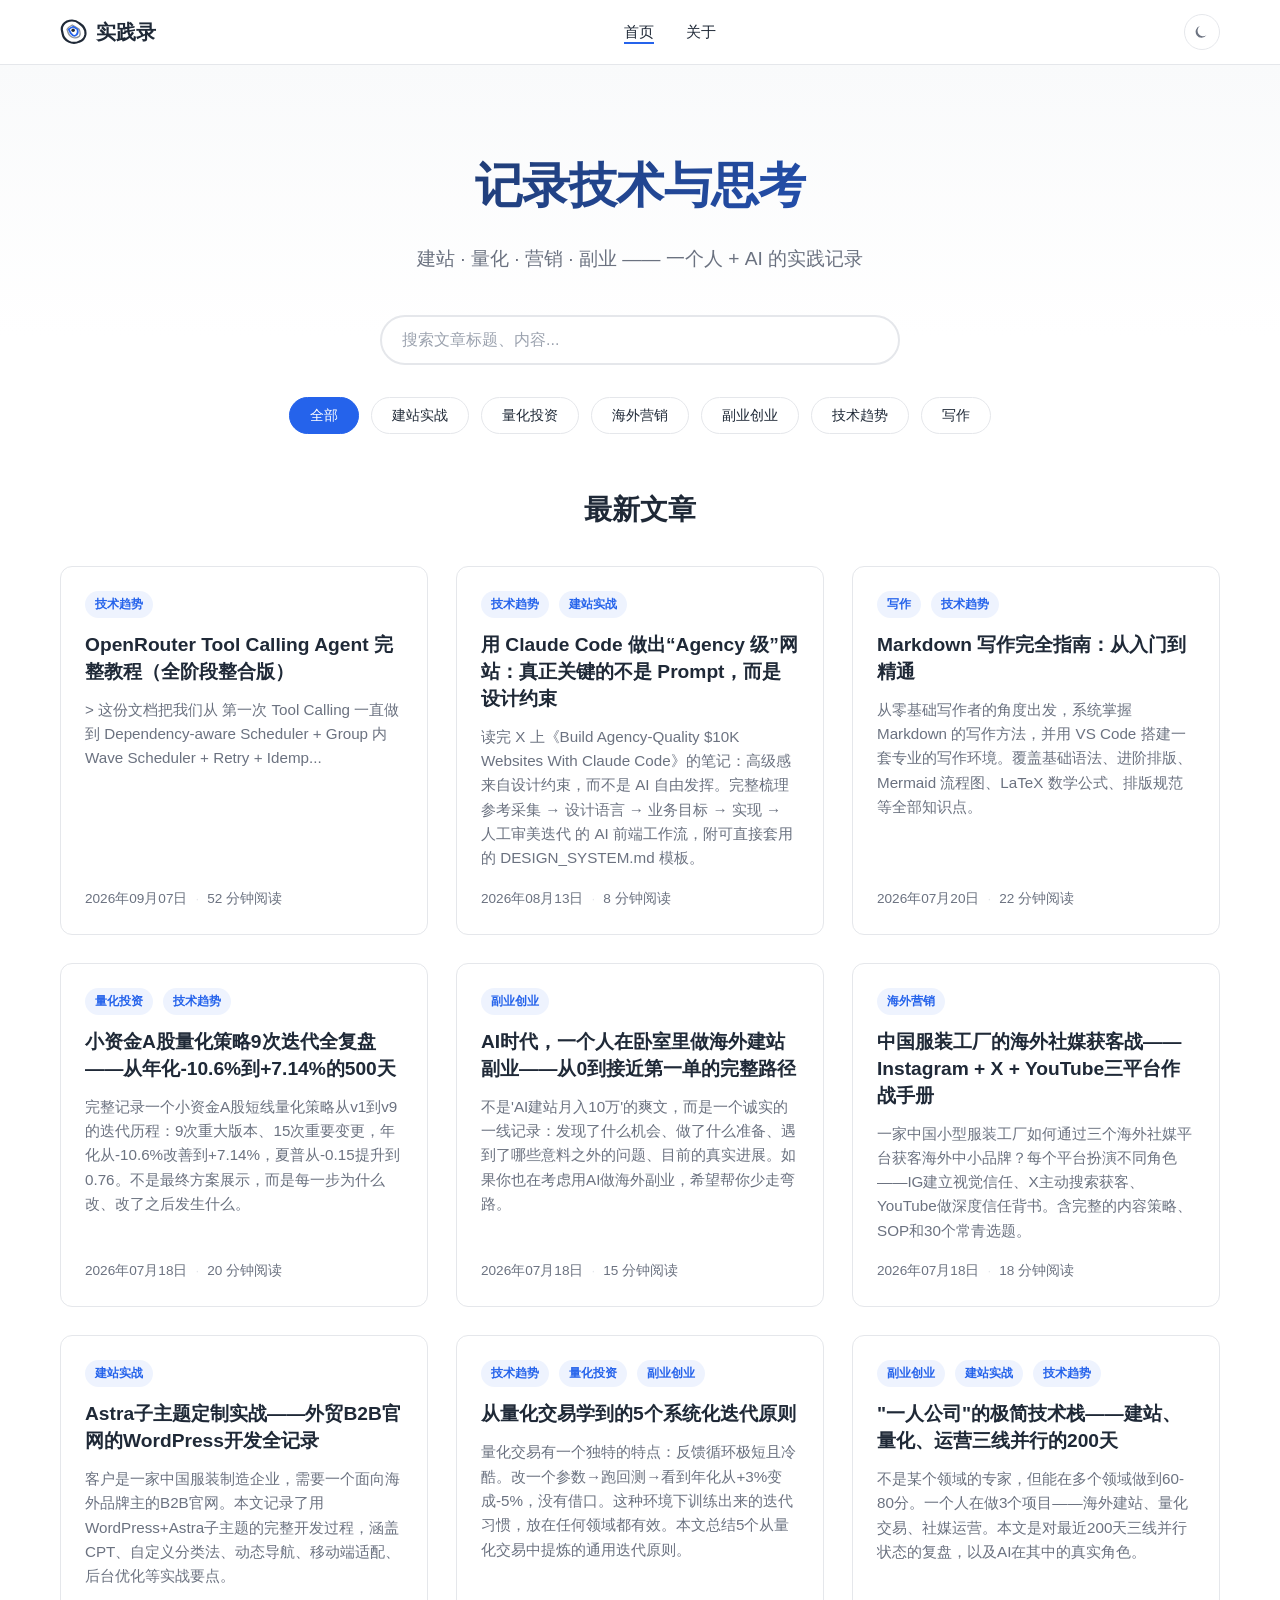
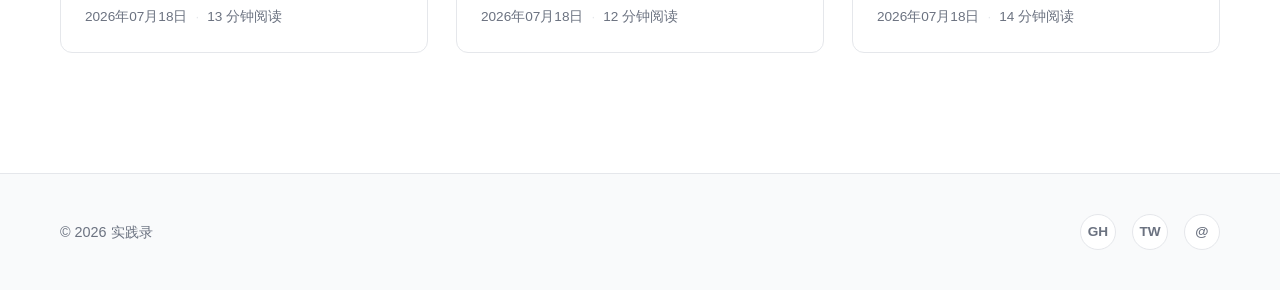
<file: index.html>
<!DOCTYPE html>
<html lang="zh-CN">
<head>
  <meta charset="UTF-8" />
  <meta name="viewport" content="width=device-width, initial-scale=1.0" />
  <meta name="description" content="实践录 — 一个人 + AI 的实践记录。分享建站实战、量化投资、海外营销与副业创业的经验心得。" />
  <meta property="og:title" content="实践录 · 建站 · 量化 · 营销 · 副业" />
  <meta property="og:description" content="一个人 + AI 的实践记录——分享建站实战、量化投资、海外营销与副业创业的经验心得" />
  <meta property="og:type" content="website" />
  <meta property="og:url" content="https://fuqiupu.vercel.app/" />
  <meta name="twitter:card" content="summary" />
  <title>实践录 · 建站 · 量化 · 营销 · 副业</title>
  <link rel="stylesheet" href="css/style.css" />
</head>
<body>
  <!-- 导航栏 -->
  <header class="header">
    <div class="container">
      <nav class="nav">
        <a href="index.html" class="nav__logo">
          <svg viewBox="0 0 32 32" width="28" height="28" fill="none" aria-hidden="true">
            <path d="M2 13 Q2 7 8 4 Q16 1 22 6 Q30 11 29 19 Q28 25 22 27 Q16 30 10 27 Q4 24 3 18 Z" fill="none" stroke="currentColor" stroke-width="2.5" stroke-linecap="round"/>
            <path d="M8 13 Q10 10 14 8 Q18 10 22 13 Q24 18 22 21 Q18 24 14 22 Q10 20 9 16 Z" fill="none" stroke="currentColor" stroke-width="1.5" stroke-linecap="round" opacity="0.5"/>
            <path class="nav__logo-accent" d="M10 13 Q12 11 15 10 Q17 11 20 13 Q21 17 19 19 Q17 21 15 20 Q12 18 11 15 Z" fill="none" stroke="#2563eb" stroke-width="2" stroke-linecap="round"/>
            <circle cx="15" cy="14" r="2" fill="currentColor"/>
          </svg>
          实践录
        </a>
        <ul class="nav__menu" id="nav-menu">
          <li><a href="index.html" class="nav__link active">首页</a></li>
          <li><a href="about.html" class="nav__link">关于</a></li>
        </ul>
        <button class="theme-toggle" id="theme-toggle" aria-label="切换深色模式" title="切换深色/亮色模式">
          <svg class="theme-toggle__icon-sun" width="16" height="16" viewBox="0 0 16 16" fill="none" stroke="currentColor" stroke-width="1.6" stroke-linecap="round">
            <circle cx="8" cy="8" r="3"/>
            <line x1="8" y1="1.5" x2="8" y2="3.5"/>
            <line x1="8" y1="12.5" x2="8" y2="14.5"/>
            <line x1="1.5" y1="8" x2="3.5" y2="8"/>
            <line x1="12.5" y1="8" x2="14.5" y2="8"/>
          </svg>
          <svg class="theme-toggle__icon-moon" width="16" height="16" viewBox="0 0 16 16" fill="currentColor">
            <path d="M6 2a6 6 0 1 0 6.5 9.3A5 5 0 0 1 6 2z"/>
          </svg>
        </button>
        <button class="menu-toggle" id="menu-toggle" aria-label="菜单">
          <span></span>
          <span></span>
          <span></span>
        </button>
      </nav>
    </div>
  </header>

  <!-- Hero 区域 -->
  <section class="hero">
    <h1 class="hero__title">记录技术与思考</h1>
    <p class="hero__subtitle">建站 · 量化 · 营销 · 副业 —— 一个人 + AI 的实践记录</p>
  </section>

  <!-- 搜索栏 -->
  <div class="container">
    <div class="search-bar">
      <input type="text" id="search-input" class="search-bar__input" placeholder="搜索文章标题、内容..." />
      <button id="search-clear" class="search-bar__clear" style="display:none;" aria-label="清除搜索">&times;</button>
    </div>
  </div>

  <!-- 分类导航 -->
  <div class="container">
    <div class="category-nav" id="category-nav"></div>
  </div>

  <!-- 文章列表 -->
  <main class="posts-section">
    <div class="container">
      <h2 class="section-title">最新文章</h2>
      <div class="posts-grid" id="posts-container"></div>
    </div>
  </main>

  <!-- 页脚 -->
  <footer class="footer">
    <div class="container">
      <div class="footer__content">
        <p class="footer__copyright">&copy; 2026 实践录</p>
        <div class="footer__social">
          <a href="#" title="GitHub">GH</a>
          <a href="#" title="Twitter">TW</a>
          <a href="#" title="Email">@</a>
        </div>
      </div>
    </div>
  </footer>

  <script src="js/main.js"></script>
</body>
</html>
</file>
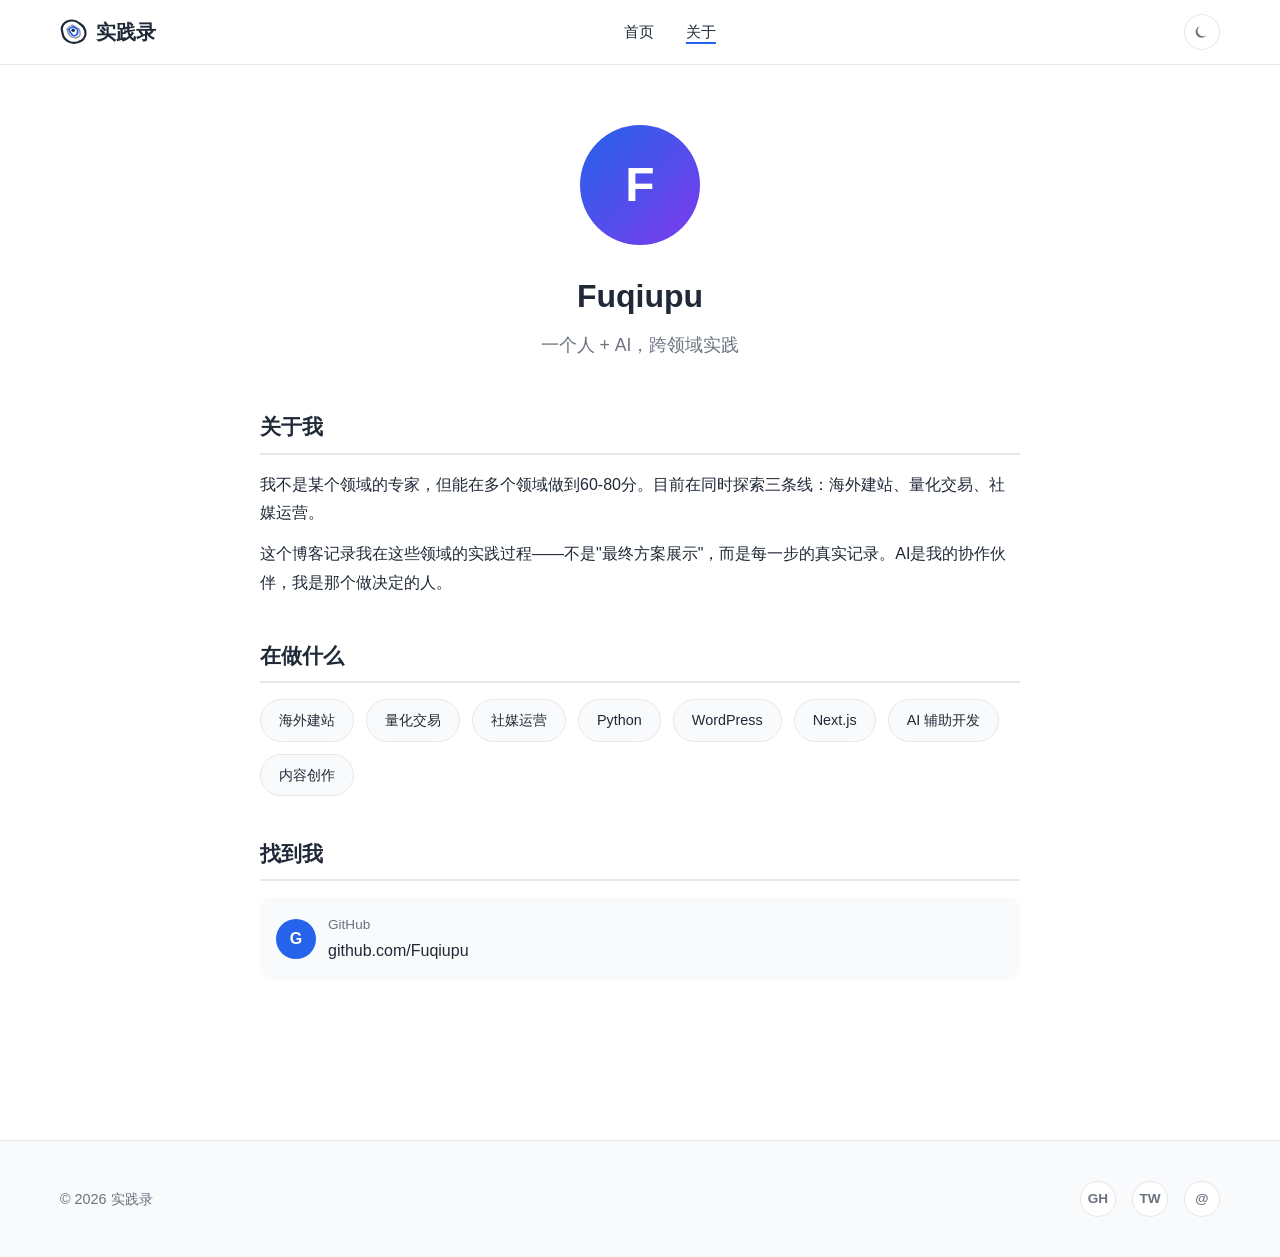
<file: about.html>
<!DOCTYPE html>
<html lang="zh-CN">
<head>
  <meta charset="UTF-8" />
  <meta name="viewport" content="width=device-width, initial-scale=1.0" />
  <meta name="description" content="关于实践录 — 建站、量化、营销、副业，一个人+AI的实践者" />
  <meta property="og:title" content="关于 — 实践录" />
  <meta property="og:description" content="一个人+AI，跨领域实践者" />
  <meta property="og:type" content="website" />
  <meta property="og:url" content="https://fuqiupu.vercel.app/about.html" />
  <title>关于 — 实践录</title>
  <link rel="stylesheet" href="css/style.css" />
</head>
<body>
  <!-- 导航栏 -->
  <header class="header">
    <div class="container">
      <nav class="nav">
        <a href="index.html" class="nav__logo">
          <svg viewBox="0 0 32 32" width="28" height="28" fill="none" aria-hidden="true">
            <path d="M2 13 Q2 7 8 4 Q16 1 22 6 Q30 11 29 19 Q28 25 22 27 Q16 30 10 27 Q4 24 3 18 Z" fill="none" stroke="currentColor" stroke-width="2.5" stroke-linecap="round"/>
            <path d="M8 13 Q10 10 14 8 Q18 10 22 13 Q24 18 22 21 Q18 24 14 22 Q10 20 9 16 Z" fill="none" stroke="currentColor" stroke-width="1.5" stroke-linecap="round" opacity="0.5"/>
            <path class="nav__logo-accent" d="M10 13 Q12 11 15 10 Q17 11 20 13 Q21 17 19 19 Q17 21 15 20 Q12 18 11 15 Z" fill="none" stroke="#2563eb" stroke-width="2" stroke-linecap="round"/>
            <circle cx="15" cy="14" r="2" fill="currentColor"/>
          </svg>
          实践录
        </a>
        <ul class="nav__menu" id="nav-menu">
          <li><a href="index.html" class="nav__link">首页</a></li>
          <li><a href="about.html" class="nav__link active">关于</a></li>
        </ul>
        <button class="theme-toggle" id="theme-toggle" aria-label="切换深色模式" title="切换深色/亮色模式">
          <svg class="theme-toggle__icon-sun" width="16" height="16" viewBox="0 0 16 16" fill="none" stroke="currentColor" stroke-width="1.6" stroke-linecap="round">
            <circle cx="8" cy="8" r="3"/>
            <line x1="8" y1="1.5" x2="8" y2="3.5"/>
            <line x1="8" y1="12.5" x2="8" y2="14.5"/>
            <line x1="1.5" y1="8" x2="3.5" y2="8"/>
            <line x1="12.5" y1="8" x2="14.5" y2="8"/>
          </svg>
          <svg class="theme-toggle__icon-moon" width="16" height="16" viewBox="0 0 16 16" fill="currentColor">
            <path d="M6 2a6 6 0 1 0 6.5 9.3A5 5 0 0 1 6 2z"/>
          </svg>
        </button>
        <button class="menu-toggle" id="menu-toggle" aria-label="菜单">
          <span></span>
          <span></span>
          <span></span>
        </button>
      </nav>
    </div>
  </header>

  <!-- 关于页内容 -->
  <main class="about-page">
    <div class="container">
      <div class="about">
        <!-- 头部信息 -->
        <div class="about__header">
          <div class="about__avatar">F</div>
          <h1 class="about__name">Fuqiupu</h1>
          <p class="about__tagline">一个人 + AI，跨领域实践</p>
        </div>

        <!-- 简介 -->
        <section class="about__section">
          <h2 class="about__section-title">关于我</h2>
          <p class="about__text">
            我不是某个领域的专家，但能在多个领域做到60-80分。目前在同时探索三条线：海外建站、量化交易、社媒运营。
          </p>
          <p class="about__text">
            这个博客记录我在这些领域的实践过程——不是"最终方案展示"，而是每一步的真实记录。AI是我的协作伙伴，我是那个做决定的人。
          </p>
        </section>

        <!-- 技能 -->
        <section class="about__section">
          <h2 class="about__section-title">在做什么</h2>
          <div class="skills">
            <span class="skill-tag">海外建站</span>
            <span class="skill-tag">量化交易</span>
            <span class="skill-tag">社媒运营</span>
            <span class="skill-tag">Python</span>
            <span class="skill-tag">WordPress</span>
            <span class="skill-tag">Next.js</span>
            <span class="skill-tag">AI 辅助开发</span>
            <span class="skill-tag">内容创作</span>
          </div>
        </section>

        <!-- 联系方式 -->
        <section class="about__section">
          <h2 class="about__section-title">找到我</h2>
          <div class="contact-list">
            <div class="contact-item">
              <div class="contact-item__icon">G</div>
              <div>
                <div class="contact-item__label">GitHub</div>
                <div class="contact-item__value">github.com/Fuqiupu</div>
              </div>
            </div>
          </div>
        </section>
      </div>
    </div>
  </main>

  <!-- 页脚 -->
  <footer class="footer">
    <div class="container">
      <div class="footer__content">
        <p class="footer__copyright">&copy; 2026 实践录</p>
        <div class="footer__social">
          <a href="#" title="GitHub">GH</a>
          <a href="#" title="Twitter">TW</a>
          <a href="#" title="Email">@</a>
        </div>
      </div>
    </div>
  </footer>

  <script src="js/main.js"></script>
</body>
</html>
</file>
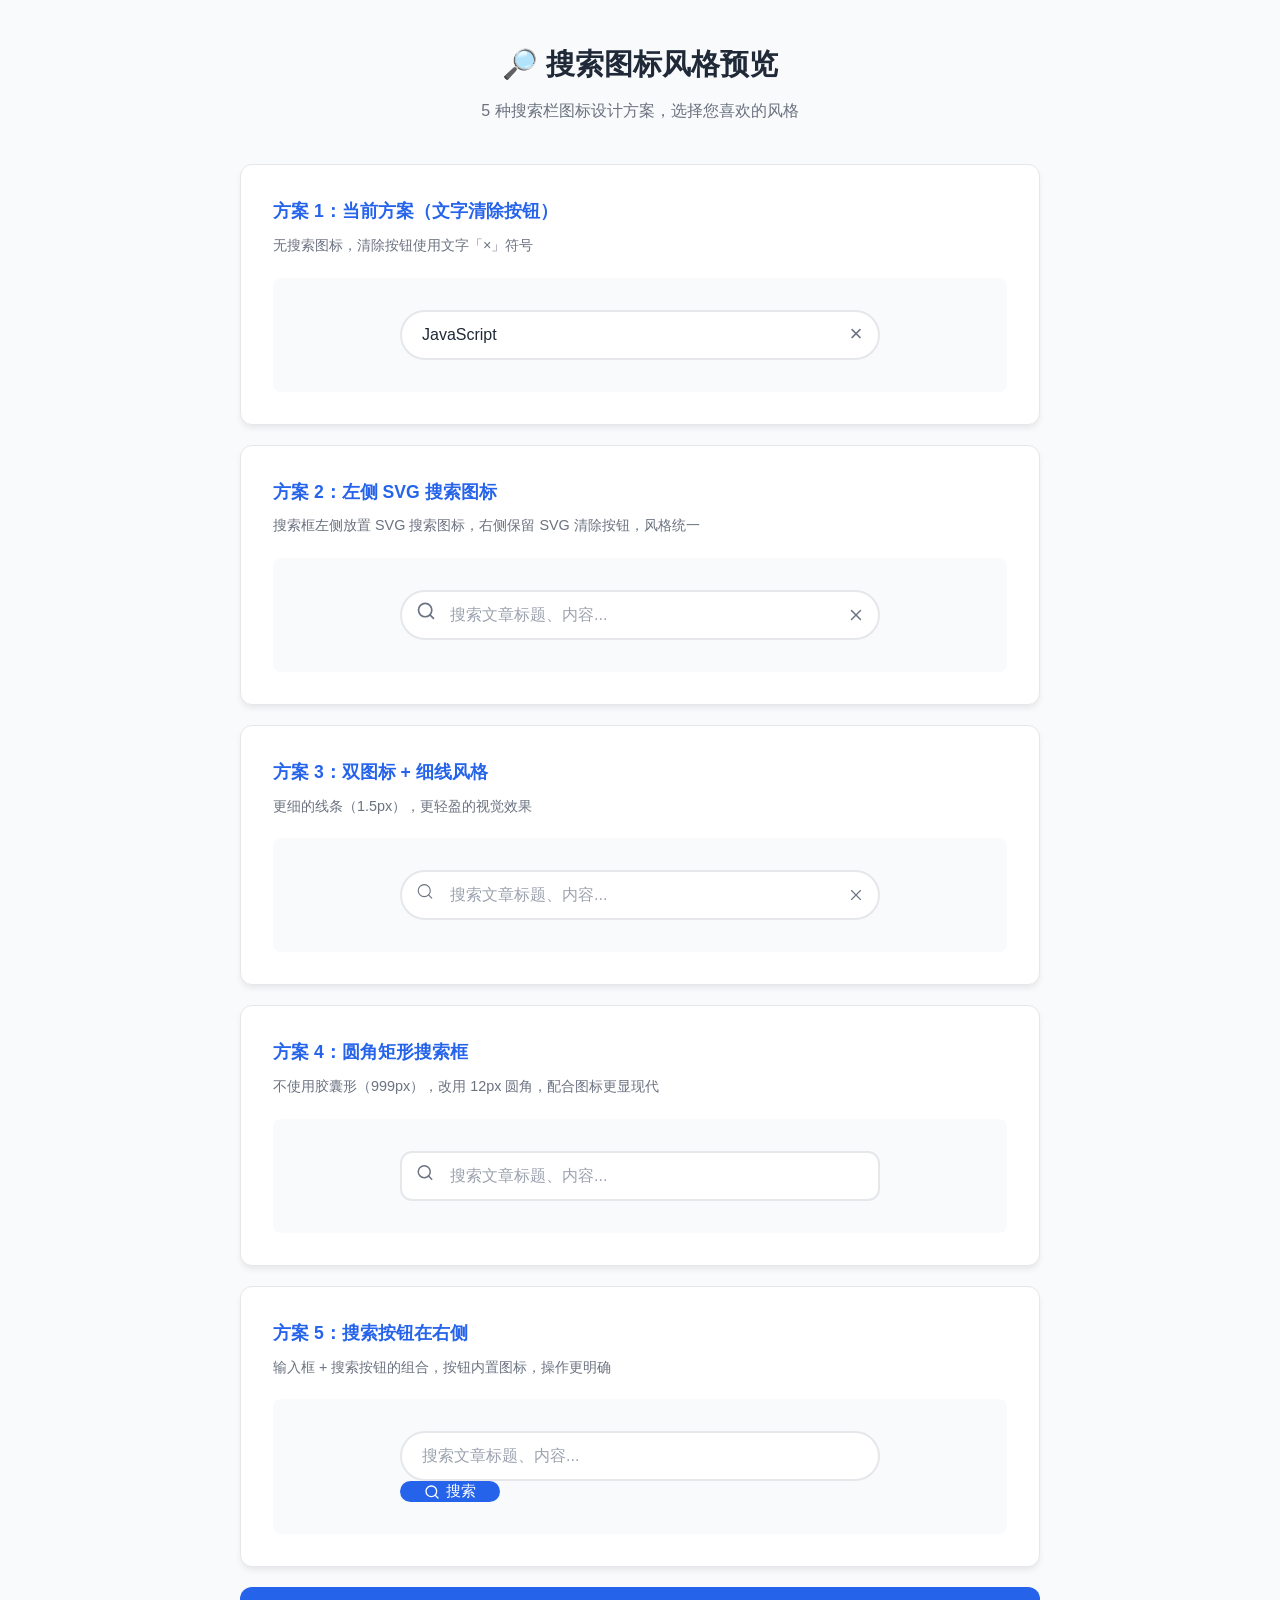
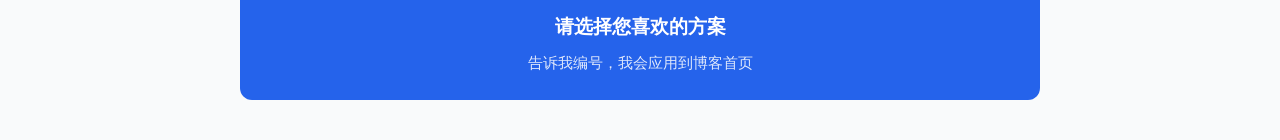
<file: icon-preview.html>
<!DOCTYPE html>
<html lang="zh-CN">
<head>
  <meta charset="UTF-8" />
  <meta name="viewport" content="width=device-width, initial-scale=1.0" />
  <title>搜索图标风格预览</title>
  <style>
    :root {
      --color-primary: #2563eb;
      --color-primary-dark: #1d4ed8;
      --color-text: #1f2937;
      --color-text-light: #6b7280;
      --color-bg: #ffffff;
      --color-bg-alt: #f9fafb;
      --color-border: #e5e7eb;
      --font-sans: -apple-system, BlinkMacSystemFont, "Segoe UI", Roboto, "Helvetica Neue", Arial, "Noto Sans SC", sans-serif;
      --radius: 12px;
      --transition: all 0.3s ease;
    }

    * { margin: 0; padding: 0; box-sizing: border-box; }

    body {
      font-family: var(--font-sans);
      color: var(--color-text);
      background: var(--color-bg-alt);
      line-height: 1.7;
      padding: 40px 20px;
    }

    .container {
      max-width: 800px;
      margin: 0 auto;
    }

    h1 {
      text-align: center;
      font-size: 1.8rem;
      margin-bottom: 8px;
    }

    .subtitle {
      text-align: center;
      color: var(--color-text-light);
      margin-bottom: 40px;
    }

    .card {
      background: var(--color-bg);
      border-radius: var(--radius);
      padding: 32px;
      margin-bottom: 20px;
      box-shadow: 0 4px 6px -1px rgba(0, 0, 0, 0.08);
      border: 1px solid var(--color-border);
    }

    .card__title {
      font-size: 1.1rem;
      font-weight: 700;
      margin-bottom: 6px;
      color: var(--color-primary);
    }

    .card__desc {
      font-size: 0.9rem;
      color: var(--color-text-light);
      margin-bottom: 20px;
    }

    .demo-area {
      background: var(--color-bg-alt);
      border-radius: 8px;
      padding: 32px;
      display: flex;
      justify-content: center;
    }

    /* ===== 公共搜索栏样式 ===== */
    .search-bar {
      position: relative;
      width: 100%;
      max-width: 480px;
    }

    .search-bar__input {
      width: 100%;
      padding: 14px 44px 14px 20px;
      border: 2px solid var(--color-border);
      border-radius: 999px;
      font-size: 1rem;
      font-family: inherit;
      color: var(--color-text);
      background: var(--color-bg);
      outline: none;
      transition: var(--transition);
    }

    .search-bar__input::placeholder {
      color: #9ca3af;
    }

    .search-bar__input:focus {
      border-color: var(--color-primary);
      box-shadow: 0 0 0 4px rgba(37, 99, 235, 0.1);
    }

    .search-bar__btn {
      position: absolute;
      right: 6px;
      top: 50%;
      transform: translateY(-50%);
      width: 36px;
      height: 36px;
      border: none;
      background: transparent;
      cursor: pointer;
      display: flex;
      align-items: center;
      justify-content: center;
      border-radius: 50%;
      transition: var(--transition);
      padding: 0;
    }

    .search-bar__btn:hover {
      background: var(--color-bg-alt);
    }

    .search-bar__btn svg {
      width: 18px;
      height: 18px;
      stroke: var(--color-text-light);
      transition: var(--transition);
    }

    .search-bar__btn:hover svg {
      stroke: var(--color-primary);
    }

    /* ===== 方案1：无图标（当前） ===== */
    .search-plain .search-bar__input {
      padding-right: 44px;
    }

    .search-plain .search-bar__btn {
      font-size: 1.4rem;
      color: var(--color-text-light);
      line-height: 1;
    }

    .search-plain .search-bar__btn:hover {
      color: var(--color-primary);
    }

    /* ===== 方案2：SVG 搜索图标 ===== */
    .search-svg-left .search-bar__input {
      padding-left: 48px;
      padding-right: 44px;
    }

    .search-svg-left .search-bar__icon {
      position: absolute;
      left: 16px;
      top: 50%;
      transform: translateY(-50%);
      pointer-events: none;
    }

    .search-svg-left .search-bar__icon svg {
      width: 20px;
      height: 20px;
      stroke: var(--color-text-light);
    }

    /* ===== 方案3：搜索图标 + 清除按钮 ===== */
    .search-dual .search-bar__input {
      padding-left: 48px;
      padding-right: 44px;
    }

    .search-dual .search-bar__icon {
      position: absolute;
      left: 16px;
      top: 50%;
      transform: translateY(-50%);
      pointer-events: none;
    }

    .search-dual .search-bar__icon svg {
      width: 18px;
      height: 18px;
      stroke: var(--color-text-light);
    }

    /* ===== 方案4：圆角矩形搜索框 + 图标 ===== */
    .search-rounded .search-bar__input {
      padding-left: 48px;
      padding-right: 16px;
      border-radius: 12px;
    }

    .search-rounded .search-bar__icon {
      position: absolute;
      left: 16px;
      top: 50%;
      transform: translateY(-50%);
      pointer-events: none;
    }

    .search-rounded .search-bar__icon svg {
      width: 18px;
      height: 18px;
      stroke: var(--color-text-light);
    }

    /* ===== 方案5：搜索图标在右侧（按钮样式） ===== */
    .search-btn-right .search-bar {
      display: flex;
      gap: 8px;
    }

    .search-btn-right .search-bar__input {
      flex: 1;
      padding: 14px 20px;
      border-radius: 999px;
    }

    .search-btn-right .search-bar__submit {
      padding: 0 24px;
      background: var(--color-primary);
      color: white;
      border: none;
      border-radius: 999px;
      font-size: 0.95rem;
      font-weight: 500;
      cursor: pointer;
      display: flex;
      align-items: center;
      gap: 6px;
      transition: var(--transition);
    }

    .search-btn-right .search-bar__submit:hover {
      background: var(--color-primary-dark);
    }

    .search-btn-right .search-bar__submit svg {
      width: 16px;
      height: 16px;
      stroke: currentColor;
    }

    /* ===== 选中提示 ===== */
    .pick-one {
      text-align: center;
      padding: 24px;
      background: var(--color-primary);
      color: white;
      border-radius: var(--radius);
      margin-top: 12px;
    }

    .pick-one h3 {
      font-size: 1.2rem;
      margin-bottom: 6px;
    }

    .pick-one p {
      opacity: 0.85;
      font-size: 0.95rem;
    }

    @media (max-width: 768px) {
      .card { padding: 20px; }
      .demo-area { padding: 20px; }
    }
  </style>
</head>
<body>
  <div class="container">
    <h1>🔎 搜索图标风格预览</h1>
    <p class="subtitle">5 种搜索栏图标设计方案，选择您喜欢的风格</p>

    <!-- 方案1：当前方案（无搜索图标，仅×清除） -->
    <div class="card">
      <div class="card__title">方案 1：当前方案（文字清除按钮）</div>
      <div class="card__desc">无搜索图标，清除按钮使用文字「×」符号</div>
      <div class="demo-area">
        <div class="search-bar search-plain">
          <input type="text" class="search-bar__input" placeholder="搜索文章标题、内容..." value="JavaScript" />
          <button class="search-bar__btn">&times;</button>
        </div>
      </div>
    </div>

    <!-- 方案2：左侧 SVG 搜索图标 + 右侧清除 -->
    <div class="card">
      <div class="card__title">方案 2：左侧 SVG 搜索图标</div>
      <div class="card__desc">搜索框左侧放置 SVG 搜索图标，右侧保留 SVG 清除按钮，风格统一</div>
      <div class="demo-area">
        <div class="search-bar search-svg-left">
          <span class="search-bar__icon">
            <svg xmlns="http://www.w3.org/2000/svg" fill="none" viewBox="0 0 24 24" stroke-width="2" stroke-linecap="round" stroke-linejoin="round"><circle cx="11" cy="11" r="8"/><path d="m21 21-4.3-4.3"/></svg>
          </span>
          <input type="text" class="search-bar__input" placeholder="搜索文章标题、内容..." />
          <button class="search-bar__btn">
            <svg xmlns="http://www.w3.org/2000/svg" fill="none" viewBox="0 0 24 24" stroke-width="2" stroke-linecap="round" stroke-linejoin="round"><path d="M18 6 6 18"/><path d="m6 6 12 12"/></svg>
          </button>
        </div>
      </div>
    </div>

    <!-- 方案3：双图标（左搜索 + 右清除） -->
    <div class="card">
      <div class="card__title">方案 3：双图标 + 细线风格</div>
      <div class="card__desc">更细的线条（1.5px），更轻盈的视觉效果</div>
      <div class="demo-area">
        <div class="search-bar search-dual">
          <span class="search-bar__icon">
            <svg xmlns="http://www.w3.org/2000/svg" fill="none" viewBox="0 0 24 24" stroke-width="1.5" stroke-linecap="round" stroke-linejoin="round"><circle cx="11" cy="11" r="8"/><path d="m21 21-4.3-4.3"/></svg>
          </span>
          <input type="text" class="search-bar__input" placeholder="搜索文章标题、内容..." />
          <button class="search-bar__btn">
            <svg xmlns="http://www.w3.org/2000/svg" fill="none" viewBox="0 0 24 24" stroke-width="1.5" stroke-linecap="round" stroke-linejoin="round"><path d="M18 6 6 18"/><path d="m6 6 12 12"/></svg>
          </button>
        </div>
      </div>
    </div>

    <!-- 方案4：圆角矩形 + 图标 -->
    <div class="card">
      <div class="card__title">方案 4：圆角矩形搜索框</div>
      <div class="card__desc">不使用胶囊形（999px），改用 12px 圆角，配合图标更显现代</div>
      <div class="demo-area">
        <div class="search-bar search-rounded">
          <span class="search-bar__icon">
            <svg xmlns="http://www.w3.org/2000/svg" fill="none" viewBox="0 0 24 24" stroke-width="2" stroke-linecap="round" stroke-linejoin="round"><circle cx="11" cy="11" r="8"/><path d="m21 21-4.3-4.3"/></svg>
          </span>
          <input type="text" class="search-bar__input" placeholder="搜索文章标题、内容..." />
        </div>
      </div>
    </div>

    <!-- 方案5：搜索按钮在右侧 -->
    <div class="card">
      <div class="card__title">方案 5：搜索按钮在右侧</div>
      <div class="card__desc">输入框 + 搜索按钮的组合，按钮内置图标，操作更明确</div>
      <div class="demo-area">
        <div class="search-bar search-btn-right">
          <input type="text" class="search-bar__input" placeholder="搜索文章标题、内容..." />
          <button class="search-bar__submit">
            <svg xmlns="http://www.w3.org/2000/svg" fill="none" viewBox="0 0 24 24" stroke-width="2" stroke-linecap="round" stroke-linejoin="round"><circle cx="11" cy="11" r="8"/><path d="m21 21-4.3-4.3"/></svg>
            搜索
          </button>
        </div>
      </div>
    </div>

    <div class="pick-one">
      <h3>请选择您喜欢的方案</h3>
      <p>告诉我编号，我会应用到博客首页</p>
    </div>
  </div>
</body>
</html>
</file>
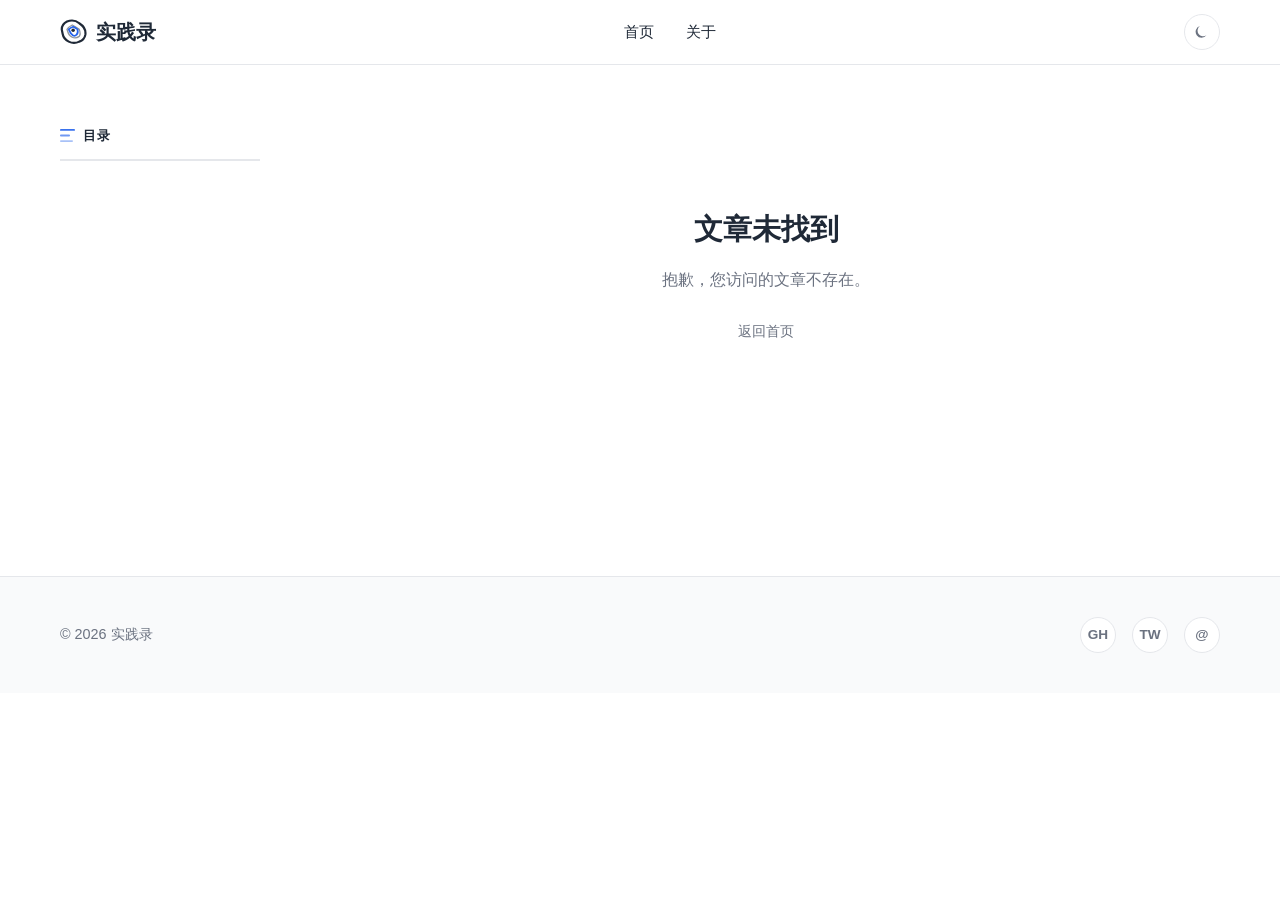
<file: post.html>
<!DOCTYPE html>
<html lang="zh-CN">
<head>
  <meta charset="UTF-8" />
  <meta name="viewport" content="width=device-width, initial-scale=1.0" />
  <meta name="description" content="实践录 — 分享建站实战、量化投资、海外营销与副业创业的经验心得" />
  <meta property="og:title" content="实践录" />
  <meta property="og:description" content="一个人 + AI 的实践记录——分享建站实战、量化投资、海外营销与副业创业的经验心得" />
  <meta property="og:type" content="article" />
  <meta property="og:url" content="" id="og-url" />
  <meta name="twitter:card" content="summary" />
  <title>实践录 · 文章</title>
  <link rel="stylesheet" href="css/style.css" />
</head>
<body>
  <!-- 导航栏 -->
  <header class="header">
    <div class="container">
      <nav class="nav">
        <a href="index.html" class="nav__logo">
          <svg viewBox="0 0 32 32" width="28" height="28" fill="none" aria-hidden="true">
            <path d="M2 13 Q2 7 8 4 Q16 1 22 6 Q30 11 29 19 Q28 25 22 27 Q16 30 10 27 Q4 24 3 18 Z" fill="none" stroke="currentColor" stroke-width="2.5" stroke-linecap="round"/>
            <path d="M8 13 Q10 10 14 8 Q18 10 22 13 Q24 18 22 21 Q18 24 14 22 Q10 20 9 16 Z" fill="none" stroke="currentColor" stroke-width="1.5" stroke-linecap="round" opacity="0.5"/>
            <path class="nav__logo-accent" d="M10 13 Q12 11 15 10 Q17 11 20 13 Q21 17 19 19 Q17 21 15 20 Q12 18 11 15 Z" fill="none" stroke="#2563eb" stroke-width="2" stroke-linecap="round"/>
            <circle cx="15" cy="14" r="2" fill="currentColor"/>
          </svg>
          实践录
        </a>
        <ul class="nav__menu" id="nav-menu">
          <li><a href="index.html" class="nav__link">首页</a></li>
          <li><a href="about.html" class="nav__link">关于</a></li>
        </ul>
        <button class="theme-toggle" id="theme-toggle" aria-label="切换深色模式" title="切换深色/亮色模式">
          <svg class="theme-toggle__icon-sun" width="16" height="16" viewBox="0 0 16 16" fill="none" stroke="currentColor" stroke-width="1.6" stroke-linecap="round">
            <circle cx="8" cy="8" r="3"/>
            <line x1="8" y1="1.5" x2="8" y2="3.5"/>
            <line x1="8" y1="12.5" x2="8" y2="14.5"/>
            <line x1="1.5" y1="8" x2="3.5" y2="8"/>
            <line x1="12.5" y1="8" x2="14.5" y2="8"/>
          </svg>
          <svg class="theme-toggle__icon-moon" width="16" height="16" viewBox="0 0 16 16" fill="currentColor">
            <path d="M6 2a6 6 0 1 0 6.5 9.3A5 5 0 0 1 6 2z"/>
          </svg>
        </button>
        <button class="menu-toggle" id="menu-toggle" aria-label="菜单">
          <span></span>
          <span></span>
          <span></span>
        </button>
      </nav>
    </div>
  </header>

  <!-- 文章详情 -->
  <main class="post-page">
    <div class="container post-layout">

      <!-- 桌面端：侧边栏目录 -->
      <aside class="toc-sidebar" id="toc-sidebar">
        <div class="toc-sidebar__header">
          <svg class="toc-sidebar__icon" width="15" height="13" viewBox="0 0 15 13" fill="none" aria-hidden="true">
            <rect x="0" y="0" width="15" height="1.8" rx="0.9" fill="currentColor" opacity="0.9"/>
            <rect x="0" y="5.6" width="10" height="1.8" rx="0.9" fill="currentColor" opacity="0.65"/>
            <rect x="0" y="11.2" width="13" height="1.8" rx="0.9" fill="currentColor" opacity="0.4"/>
          </svg>
          <span>目录</span>
        </div>
        <nav class="toc-sidebar__nav" id="toc-nav-desktop"></nav>
      </aside>

      <!-- 文章正文区域 -->
      <div class="post-layout__main">

        <!-- 移动端：折叠式目录 -->
        <details class="toc-mobile" id="toc-mobile">
          <summary class="toc-mobile__toggle">
            <svg width="15" height="13" viewBox="0 0 15 13" fill="none" aria-hidden="true">
              <rect x="0" y="0" width="15" height="1.8" rx="0.9" fill="currentColor" opacity="0.9"/>
              <rect x="0" y="5.6" width="10" height="1.8" rx="0.9" fill="currentColor" opacity="0.65"/>
              <rect x="0" y="11.2" width="13" height="1.8" rx="0.9" fill="currentColor" opacity="0.4"/>
            </svg>
            <span>目录</span>
          </summary>
          <nav class="toc-mobile__nav" id="toc-nav-mobile"></nav>
        </details>

        <div id="post-detail"></div>
      </div>

    </div>
  </main>

  <!-- 页脚 -->
  <footer class="footer">
    <div class="container">
      <div class="footer__content">
        <p class="footer__copyright">&copy; 2026 实践录</p>
        <div class="footer__social">
          <a href="#" title="GitHub">GH</a>
          <a href="#" title="Twitter">TW</a>
          <a href="#" title="Email">@</a>
        </div>
      </div>
    </div>
  </footer>

  <script src="js/main.js"></script>
</body>
</html>
</file>
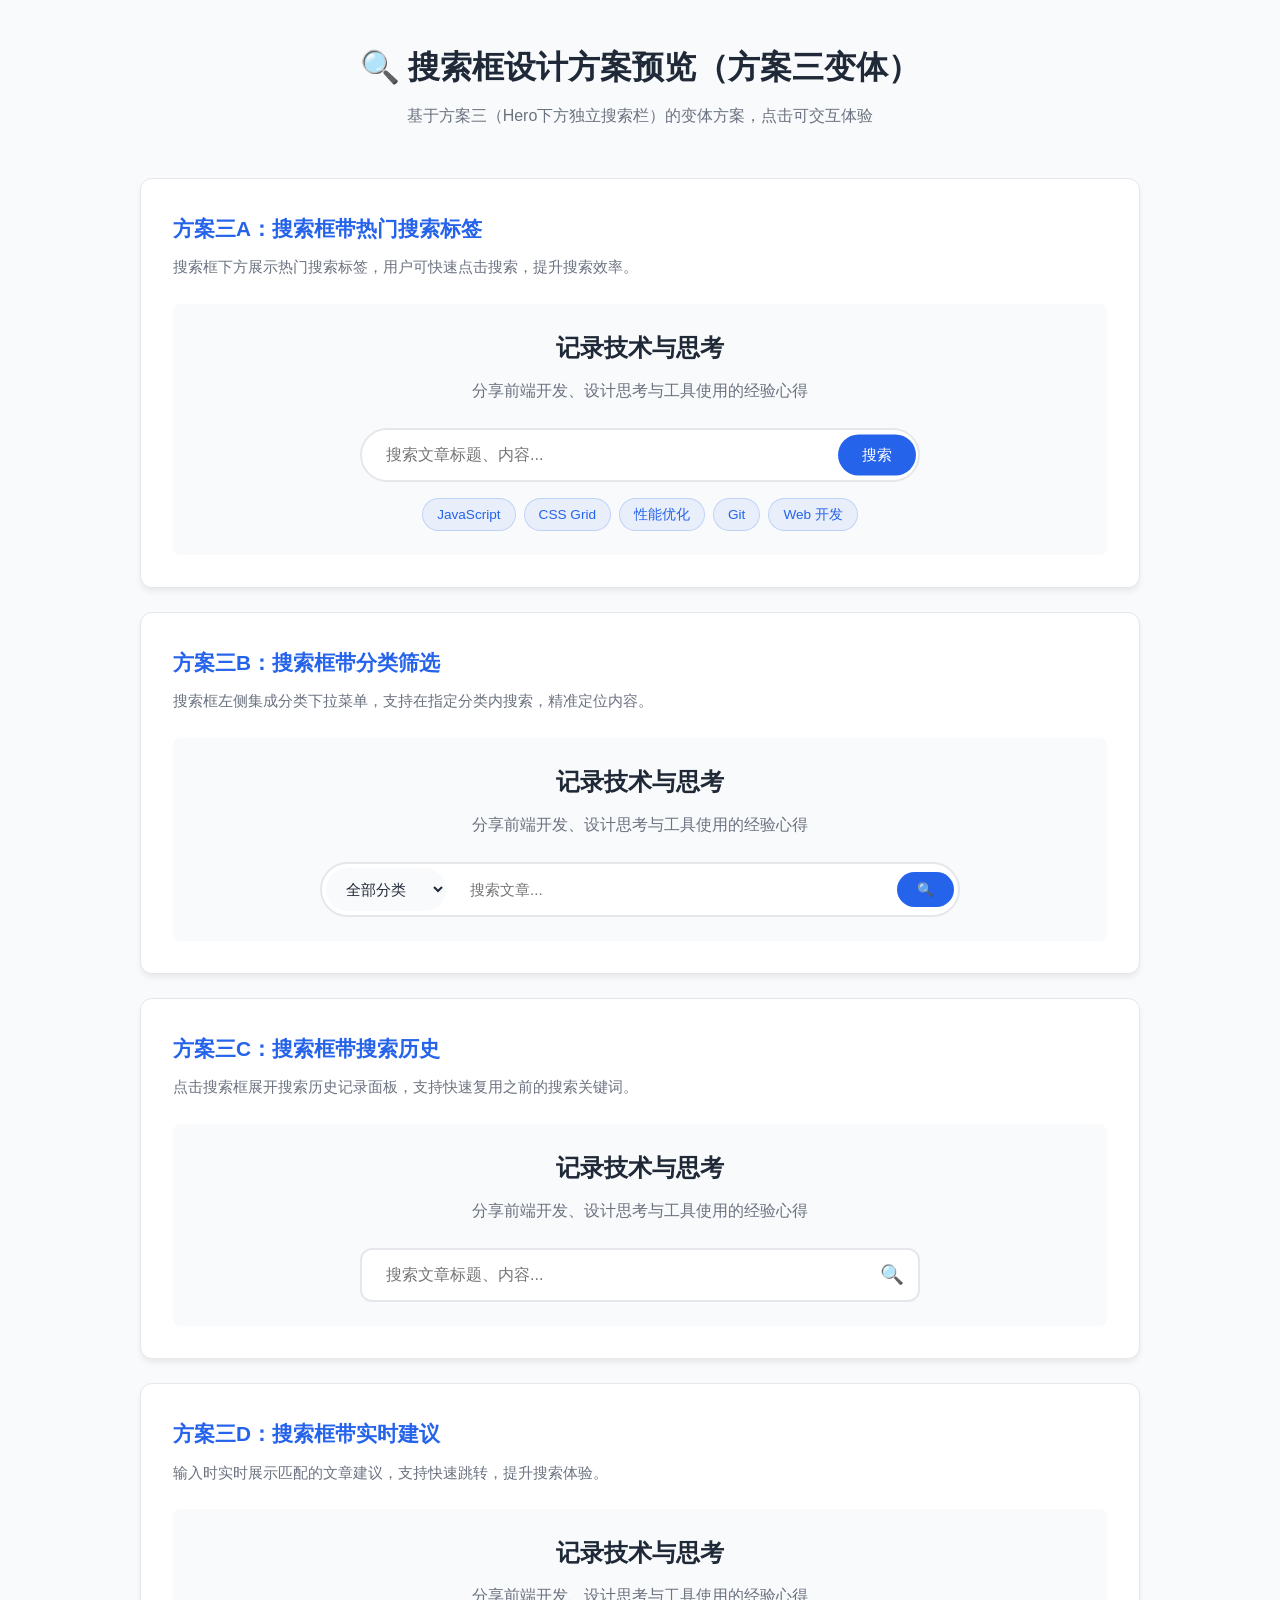
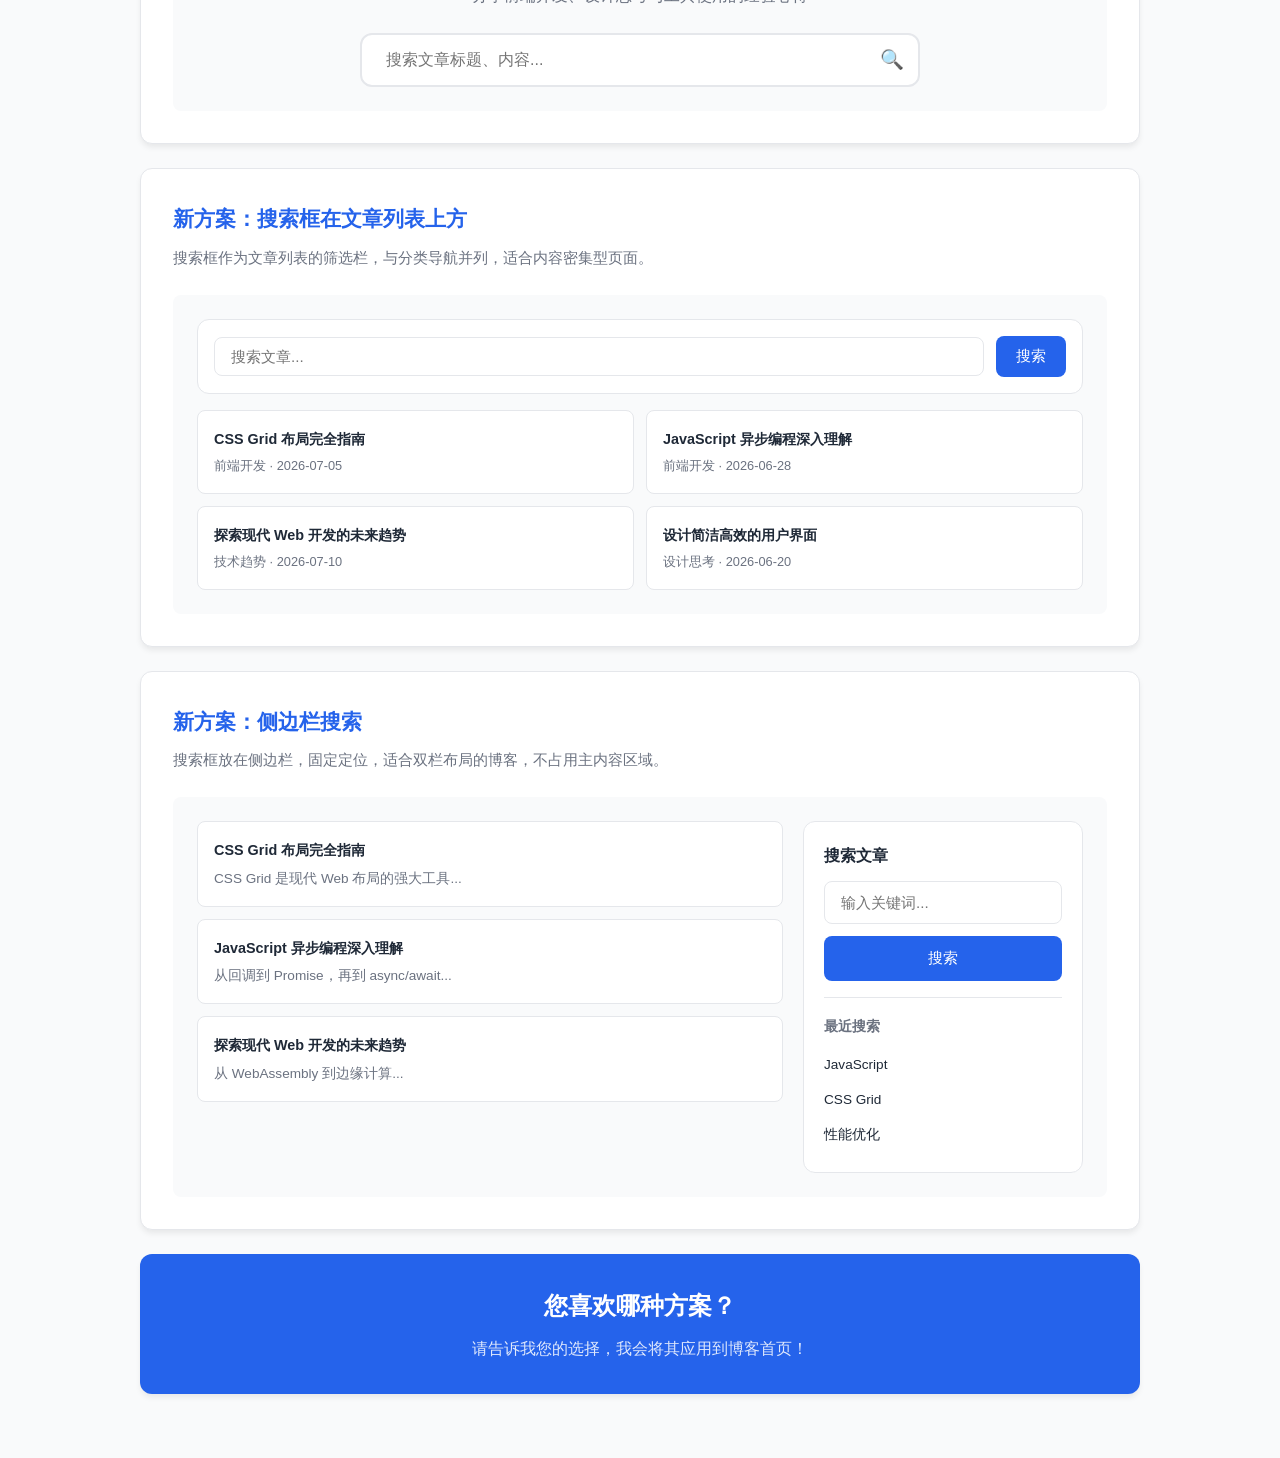
<file: search-preview.html>
<!DOCTYPE html>
<html lang="zh-CN">
<head>
  <meta charset="UTF-8" />
  <meta name="viewport" content="width=device-width, initial-scale=1.0" />
  <title>搜索框设计方案预览（方案三变体）</title>
  <style>
    :root {
      --color-primary: #2563eb;
      --color-primary-dark: #1d4ed8;
      --color-text: #1f2937;
      --color-text-light: #6b7280;
      --color-bg: #ffffff;
      --color-bg-alt: #f9fafb;
      --color-border: #e5e7eb;
      --font-sans: -apple-system, BlinkMacSystemFont, "Segoe UI", Roboto, "Helvetica Neue", Arial, "Noto Sans SC", sans-serif;
      --radius: 12px;
      --transition: all 0.3s ease;
    }

    * {
      margin: 0;
      padding: 0;
      box-sizing: border-box;
    }

    body {
      font-family: var(--font-sans);
      color: var(--color-text);
      background: var(--color-bg-alt);
      line-height: 1.7;
      padding: 40px 20px;
    }

    .container {
      max-width: 1000px;
      margin: 0 auto;
    }

    h1 {
      text-align: center;
      font-size: 2rem;
      margin-bottom: 8px;
    }

    .subtitle {
      text-align: center;
      color: var(--color-text-light);
      margin-bottom: 48px;
    }

    .card {
      background: var(--color-bg);
      border-radius: var(--radius);
      padding: 32px;
      margin-bottom: 24px;
      box-shadow: 0 4px 6px -1px rgba(0, 0, 0, 0.08);
      border: 1px solid var(--color-border);
    }

    .card__title {
      font-size: 1.3rem;
      font-weight: 700;
      margin-bottom: 8px;
      color: var(--color-primary);
    }

    .card__desc {
      font-size: 0.95rem;
      color: var(--color-text-light);
      margin-bottom: 24px;
    }

    .demo-area {
      background: var(--color-bg-alt);
      border-radius: 8px;
      padding: 24px;
    }

    /* ============================================
       方案三变体A：搜索框带热门搜索标签
       ============================================ */
    .search-tags-demo {
      text-align: center;
    }

    .search-tags-demo__title {
      font-size: 1.5rem;
      font-weight: 700;
      margin-bottom: 8px;
    }

    .search-tags-demo__subtitle {
      color: var(--color-text-light);
      margin-bottom: 24px;
    }

    .search-with-tags {
      position: relative;
      max-width: 560px;
      margin: 0 auto;
    }

    .search-with-tags__input {
      width: 100%;
      padding: 16px 48px 16px 24px;
      border: 2px solid var(--color-border);
      border-radius: 999px;
      font-size: 1rem;
      outline: none;
      transition: var(--transition);
    }

    .search-with-tags__input:focus {
      border-color: var(--color-primary);
      box-shadow: 0 0 0 4px rgba(37, 99, 235, 0.1);
    }

    .search-with-tags__btn {
      position: absolute;
      right: 4px;
      top: 50%;
      transform: translateY(-50%);
      padding: 10px 24px;
      background: var(--color-primary);
      color: white;
      border: none;
      border-radius: 999px;
      font-size: 0.95rem;
      font-weight: 500;
      cursor: pointer;
      transition: var(--transition);
    }

    .search-with-tags__btn:hover {
      background: var(--color-primary-dark);
    }

    .hot-tags {
      margin-top: 16px;
      display: flex;
      flex-wrap: wrap;
      justify-content: center;
      gap: 8px;
    }

    .hot-tag {
      padding: 4px 14px;
      background: rgba(37, 99, 235, 0.08);
      color: var(--color-primary);
      border: 1px solid rgba(37, 99, 235, 0.2);
      border-radius: 999px;
      font-size: 0.85rem;
      cursor: pointer;
      transition: var(--transition);
    }

    .hot-tag:hover {
      background: rgba(37, 99, 235, 0.15);
      border-color: var(--color-primary);
    }

    /* ============================================
       方案三变体B：搜索框带分类筛选
       ============================================ */
    .search-filter-demo {
      text-align: center;
    }

    .search-filter-demo__title {
      font-size: 1.5rem;
      font-weight: 700;
      margin-bottom: 8px;
    }

    .search-filter-demo__subtitle {
      color: var(--color-text-light);
      margin-bottom: 24px;
    }

    .search-with-filter {
      display: flex;
      align-items: center;
      gap: 8px;
      max-width: 640px;
      margin: 0 auto;
      background: white;
      padding: 4px;
      border-radius: 999px;
      border: 2px solid var(--color-border);
      transition: var(--transition);
    }

    .search-with-filter:focus-within {
      border-color: var(--color-primary);
      box-shadow: 0 0 0 4px rgba(37, 99, 235, 0.1);
    }

    .search-with-filter__select {
      padding: 12px 16px;
      border: none;
      background: var(--color-bg-alt);
      border-radius: 999px;
      font-size: 0.95rem;
      color: var(--color-text);
      cursor: pointer;
      outline: none;
      min-width: 120px;
    }

    .search-with-filter__input {
      flex: 1;
      padding: 12px 16px;
      border: none;
      font-size: 0.95rem;
      outline: none;
      background: transparent;
    }

    .search-with-filter__btn {
      padding: 10px 20px;
      background: var(--color-primary);
      color: white;
      border: none;
      border-radius: 999px;
      cursor: pointer;
      transition: var(--transition);
    }

    .search-with-filter__btn:hover {
      background: var(--color-primary-dark);
    }

    /* ============================================
       方案三变体C：搜索框带搜索历史
       ============================================ */
    .search-history-demo {
      text-align: center;
    }

    .search-history-demo__title {
      font-size: 1.5rem;
      font-weight: 700;
      margin-bottom: 8px;
    }

    .search-history-demo__subtitle {
      color: var(--color-text-light);
      margin-bottom: 24px;
    }

    .search-with-history {
      position: relative;
      max-width: 560px;
      margin: 0 auto;
    }

    .search-with-history__input {
      width: 100%;
      padding: 16px 48px 16px 24px;
      border: 2px solid var(--color-border);
      border-radius: var(--radius);
      font-size: 1rem;
      outline: none;
      transition: var(--transition);
    }

    .search-with-history__input:focus {
      border-color: var(--color-primary);
      box-shadow: 0 0 0 4px rgba(37, 99, 235, 0.1);
    }

    .search-with-history__icon {
      position: absolute;
      right: 16px;
      top: 50%;
      transform: translateY(-50%);
      font-size: 1.2rem;
      color: var(--color-text-light);
    }

    .history-panel {
      position: absolute;
      top: calc(100% + 8px);
      left: 0;
      right: 0;
      background: white;
      border-radius: var(--radius);
      border: 1px solid var(--color-border);
      box-shadow: 0 10px 25px rgba(0,0,0,0.1);
      overflow: hidden;
      opacity: 0;
      visibility: hidden;
      transition: var(--transition);
    }

    .history-panel.active {
      opacity: 1;
      visibility: visible;
    }

    .history-panel__header {
      padding: 12px 16px;
      border-bottom: 1px solid var(--color-border);
      display: flex;
      justify-content: space-between;
      align-items: center;
      font-size: 0.85rem;
      color: var(--color-text-light);
    }

    .history-panel__clear {
      background: none;
      border: none;
      color: var(--color-primary);
      font-size: 0.85rem;
      cursor: pointer;
    }

    .history-panel__list {
      padding: 8px;
    }

    .history-item {
      display: flex;
      align-items: center;
      padding: 10px 12px;
      border-radius: 6px;
      cursor: pointer;
      transition: var(--transition);
      font-size: 0.95rem;
    }

    .history-item:hover {
      background: var(--color-bg-alt);
    }

    .history-item__icon {
      margin-right: 10px;
      font-size: 0.85rem;
      color: var(--color-text-light);
    }

    /* ============================================
       方案三变体D：搜索框带实时建议
       ============================================ */
    .search-suggest-demo {
      text-align: center;
    }

    .search-suggest-demo__title {
      font-size: 1.5rem;
      font-weight: 700;
      margin-bottom: 8px;
    }

    .search-suggest-demo__subtitle {
      color: var(--color-text-light);
      margin-bottom: 24px;
    }

    .search-with-suggest {
      position: relative;
      max-width: 560px;
      margin: 0 auto;
    }

    .search-with-suggest__input {
      width: 100%;
      padding: 16px 48px 16px 24px;
      border: 2px solid var(--color-border);
      border-radius: var(--radius);
      font-size: 1rem;
      outline: none;
      transition: var(--transition);
    }

    .search-with-suggest__input:focus {
      border-color: var(--color-primary);
      box-shadow: 0 0 0 4px rgba(37, 99, 235, 0.1);
    }

    .search-with-suggest__icon {
      position: absolute;
      right: 16px;
      top: 50%;
      transform: translateY(-50%);
      font-size: 1.2rem;
      color: var(--color-text-light);
    }

    .suggest-panel {
      position: absolute;
      top: calc(100% + 8px);
      left: 0;
      right: 0;
      background: white;
      border-radius: var(--radius);
      border: 1px solid var(--color-border);
      box-shadow: 0 10px 25px rgba(0,0,0,0.1);
      overflow: hidden;
      opacity: 0;
      visibility: hidden;
      transition: var(--transition);
      max-height: 300px;
      overflow-y: auto;
    }

    .suggest-panel.active {
      opacity: 1;
      visibility: visible;
    }

    .suggest-item {
      display: flex;
      align-items: center;
      padding: 12px 16px;
      border-radius: 6px;
      cursor: pointer;
      transition: var(--transition);
    }

    .suggest-item:hover {
      background: var(--color-bg-alt);
    }

    .suggest-item__icon {
      width: 36px;
      height: 36px;
      border-radius: 50%;
      background: rgba(37, 99, 235, 0.1);
      display: flex;
      align-items: center;
      justify-content: center;
      margin-right: 12px;
      font-size: 0.9rem;
    }

    .suggest-item__title {
      font-size: 0.95rem;
      font-weight: 500;
    }

    .suggest-item__category {
      font-size: 0.8rem;
      color: var(--color-text-light);
      margin-top: 2px;
    }

    /* ============================================
       新方案：搜索框在文章列表上方
       ============================================ */
    .search-list-demo {
      display: flex;
      flex-direction: column;
      gap: 16px;
    }

    .search-list-demo__filter {
      display: flex;
      align-items: center;
      gap: 12px;
      padding: 16px;
      background: white;
      border-radius: var(--radius);
      border: 1px solid var(--color-border);
    }

    .search-list-demo__filter input {
      flex: 1;
      padding: 10px 16px;
      border: 1px solid var(--color-border);
      border-radius: 8px;
      font-size: 0.95rem;
      outline: none;
    }

    .search-list-demo__filter input:focus {
      border-color: var(--color-primary);
    }

    .search-list-demo__filter button {
      padding: 10px 20px;
      background: var(--color-primary);
      color: white;
      border: none;
      border-radius: 8px;
      cursor: pointer;
      font-size: 0.95rem;
    }

    .search-list-demo__articles {
      display: grid;
      grid-template-columns: repeat(2, 1fr);
      gap: 12px;
    }

    .article-card {
      background: white;
      padding: 16px;
      border-radius: 8px;
      border: 1px solid var(--color-border);
      font-size: 0.9rem;
    }

    .article-card__title {
      font-weight: 600;
      margin-bottom: 4px;
      color: var(--color-text);
    }

    .article-card__meta {
      color: var(--color-text-light);
      font-size: 0.8rem;
    }

    /* ============================================
       新方案：侧边栏搜索
       ============================================ */
    .sidebar-demo {
      display: flex;
      gap: 20px;
    }

    .sidebar-demo__main {
      flex: 1;
      display: flex;
      flex-direction: column;
      gap: 12px;
    }

    .sidebar-demo__article {
      background: white;
      padding: 16px;
      border-radius: 8px;
      border: 1px solid var(--color-border);
      font-size: 0.9rem;
    }

    .sidebar-demo__sidebar {
      width: 280px;
      flex-shrink: 0;
    }

    .sidebar-search {
      background: white;
      padding: 20px;
      border-radius: var(--radius);
      border: 1px solid var(--color-border);
      position: sticky;
      top: 20px;
    }

    .sidebar-search__title {
      font-size: 1rem;
      font-weight: 600;
      margin-bottom: 12px;
    }

    .sidebar-search__input {
      width: 100%;
      padding: 12px 16px;
      border: 1px solid var(--color-border);
      border-radius: 8px;
      font-size: 0.95rem;
      outline: none;
      margin-bottom: 12px;
    }

    .sidebar-search__input:focus {
      border-color: var(--color-primary);
    }

    .sidebar-search__btn {
      width: 100%;
      padding: 12px;
      background: var(--color-primary);
      color: white;
      border: none;
      border-radius: 8px;
      cursor: pointer;
      font-size: 0.95rem;
    }

    .sidebar-search__recent {
      margin-top: 16px;
      padding-top: 16px;
      border-top: 1px solid var(--color-border);
    }

    .sidebar-search__recent-title {
      font-size: 0.9rem;
      font-weight: 600;
      margin-bottom: 8px;
      color: var(--color-text-light);
    }

    .sidebar-search__recent-item {
      padding: 6px 0;
      font-size: 0.85rem;
      cursor: pointer;
      color: var(--color-text);
      transition: var(--transition);
    }

    .sidebar-search__recent-item:hover {
      color: var(--color-primary);
    }

    @media (max-width: 768px) {
      .search-with-filter {
        flex-wrap: wrap;
        padding: 8px;
      }

      .search-with-filter__select {
        width: 100%;
        border-radius: 999px;
        margin-bottom: 8px;
      }

      .search-list-demo__articles {
        grid-template-columns: 1fr;
      }

      .sidebar-demo {
        flex-direction: column;
      }

      .sidebar-demo__sidebar {
        width: 100%;
      }
    }
  </style>
</head>
<body>
  <div class="container">
    <h1>🔍 搜索框设计方案预览（方案三变体）</h1>
    <p class="subtitle">基于方案三（Hero下方独立搜索栏）的变体方案，点击可交互体验</p>

    <!-- 方案三变体A：搜索框带热门搜索标签 -->
    <div class="card">
      <h2 class="card__title">方案三A：搜索框带热门搜索标签</h2>
      <p class="card__desc">搜索框下方展示热门搜索标签，用户可快速点击搜索，提升搜索效率。</p>
      <div class="demo-area">
        <div class="search-tags-demo">
          <h3 class="search-tags-demo__title">记录技术与思考</h3>
          <p class="search-tags-demo__subtitle">分享前端开发、设计思考与工具使用的经验心得</p>
          <div class="search-with-tags">
            <input type="text" class="search-with-tags__input" placeholder="搜索文章标题、内容..." />
            <button class="search-with-tags__btn">搜索</button>
          </div>
          <div class="hot-tags">
            <span class="hot-tag">JavaScript</span>
            <span class="hot-tag">CSS Grid</span>
            <span class="hot-tag">性能优化</span>
            <span class="hot-tag">Git</span>
            <span class="hot-tag">Web 开发</span>
          </div>
        </div>
      </div>
    </div>

    <!-- 方案三变体B：搜索框带分类筛选 -->
    <div class="card">
      <h2 class="card__title">方案三B：搜索框带分类筛选</h2>
      <p class="card__desc">搜索框左侧集成分类下拉菜单，支持在指定分类内搜索，精准定位内容。</p>
      <div class="demo-area">
        <div class="search-filter-demo">
          <h3 class="search-filter-demo__title">记录技术与思考</h3>
          <p class="search-filter-demo__subtitle">分享前端开发、设计思考与工具使用的经验心得</p>
          <div class="search-with-filter">
            <select class="search-with-filter__select">
              <option value="all">全部分类</option>
              <option value="tech">技术趋势</option>
              <option value="frontend">前端开发</option>
              <option value="design">设计思考</option>
              <option value="tools">工具使用</option>
            </select>
            <input type="text" class="search-with-filter__input" placeholder="搜索文章..." />
            <button class="search-with-filter__btn">🔍</button>
          </div>
        </div>
      </div>
    </div>

    <!-- 方案三变体C：搜索框带搜索历史 -->
    <div class="card">
      <h2 class="card__title">方案三C：搜索框带搜索历史</h2>
      <p class="card__desc">点击搜索框展开搜索历史记录面板，支持快速复用之前的搜索关键词。</p>
      <div class="demo-area">
        <div class="search-history-demo">
          <h3 class="search-history-demo__title">记录技术与思考</h3>
          <p class="search-history-demo__subtitle">分享前端开发、设计思考与工具使用的经验心得</p>
          <div class="search-with-history">
            <input type="text" class="search-with-history__input" placeholder="搜索文章标题、内容..." id="history-input" />
            <span class="search-with-history__icon">🔍</span>
            <div class="history-panel" id="history-panel">
              <div class="history-panel__header">
                <span>搜索历史</span>
                <button class="history-panel__clear" id="clear-history">清除</button>
              </div>
              <div class="history-panel__list">
                <div class="history-item"><span class="history-item__icon">📜</span>JavaScript</div>
                <div class="history-item"><span class="history-item__icon">📜</span>CSS Grid 布局</div>
                <div class="history-item"><span class="history-item__icon">📜</span>性能优化策略</div>
                <div class="history-item"><span class="history-item__icon">📜</span>Git 工作流</div>
              </div>
            </div>
          </div>
        </div>
      </div>
    </div>

    <!-- 方案三变体D：搜索框带实时建议 -->
    <div class="card">
      <h2 class="card__title">方案三D：搜索框带实时建议</h2>
      <p class="card__desc">输入时实时展示匹配的文章建议，支持快速跳转，提升搜索体验。</p>
      <div class="demo-area">
        <div class="search-suggest-demo">
          <h3 class="search-suggest-demo__title">记录技术与思考</h3>
          <p class="search-suggest-demo__subtitle">分享前端开发、设计思考与工具使用的经验心得</p>
          <div class="search-with-suggest">
            <input type="text" class="search-with-suggest__input" placeholder="搜索文章标题、内容..." id="suggest-input" />
            <span class="search-with-suggest__icon">🔍</span>
            <div class="suggest-panel" id="suggest-panel">
              <div class="suggest-item">
                <span class="suggest-item__icon">📝</span>
                <div>
                  <div class="suggest-item__title">CSS Grid 布局完全指南</div>
                  <div class="suggest-item__category">前端开发</div>
                </div>
              </div>
              <div class="suggest-item">
                <span class="suggest-item__icon">📝</span>
                <div>
                  <div class="suggest-item__title">JavaScript 异步编程深入理解</div>
                  <div class="suggest-item__category">前端开发</div>
                </div>
              </div>
              <div class="suggest-item">
                <span class="suggest-item__icon">📝</span>
                <div>
                  <div class="suggest-item__title">探索现代 Web 开发的未来趋势</div>
                  <div class="suggest-item__category">技术趋势</div>
                </div>
              </div>
              <div class="suggest-item">
                <span class="suggest-item__icon">📝</span>
                <div>
                  <div class="suggest-item__title">性能优化：从首屏加载说起</div>
                  <div class="suggest-item__category">性能优化</div>
                </div>
              </div>
            </div>
          </div>
        </div>
      </div>
    </div>

    <!-- 新方案：搜索框在文章列表上方 -->
    <div class="card">
      <h2 class="card__title">新方案：搜索框在文章列表上方</h2>
      <p class="card__desc">搜索框作为文章列表的筛选栏，与分类导航并列，适合内容密集型页面。</p>
      <div class="demo-area">
        <div class="search-list-demo">
          <div class="search-list-demo__filter">
            <input type="text" placeholder="搜索文章..." />
            <button>搜索</button>
          </div>
          <div class="search-list-demo__articles">
            <div class="article-card">
              <div class="article-card__title">CSS Grid 布局完全指南</div>
              <div class="article-card__meta">前端开发 · 2026-07-05</div>
            </div>
            <div class="article-card">
              <div class="article-card__title">JavaScript 异步编程深入理解</div>
              <div class="article-card__meta">前端开发 · 2026-06-28</div>
            </div>
            <div class="article-card">
              <div class="article-card__title">探索现代 Web 开发的未来趋势</div>
              <div class="article-card__meta">技术趋势 · 2026-07-10</div>
            </div>
            <div class="article-card">
              <div class="article-card__title">设计简洁高效的用户界面</div>
              <div class="article-card__meta">设计思考 · 2026-06-20</div>
            </div>
          </div>
        </div>
      </div>
    </div>

    <!-- 新方案：侧边栏搜索 -->
    <div class="card">
      <h2 class="card__title">新方案：侧边栏搜索</h2>
      <p class="card__desc">搜索框放在侧边栏，固定定位，适合双栏布局的博客，不占用主内容区域。</p>
      <div class="demo-area">
        <div class="sidebar-demo">
          <div class="sidebar-demo__main">
            <div class="sidebar-demo__article">
              <strong>CSS Grid 布局完全指南</strong>
              <p style="font-size: 0.85rem; color: var(--color-text-light); margin-top: 4px;">CSS Grid 是现代 Web 布局的强大工具...</p>
            </div>
            <div class="sidebar-demo__article">
              <strong>JavaScript 异步编程深入理解</strong>
              <p style="font-size: 0.85rem; color: var(--color-text-light); margin-top: 4px;">从回调到 Promise，再到 async/await...</p>
            </div>
            <div class="sidebar-demo__article">
              <strong>探索现代 Web 开发的未来趋势</strong>
              <p style="font-size: 0.85rem; color: var(--color-text-light); margin-top: 4px;">从 WebAssembly 到边缘计算...</p>
            </div>
          </div>
          <div class="sidebar-demo__sidebar">
            <div class="sidebar-search">
              <div class="sidebar-search__title">搜索文章</div>
              <input type="text" class="sidebar-search__input" placeholder="输入关键词..." />
              <button class="sidebar-search__btn">搜索</button>
              <div class="sidebar-search__recent">
                <div class="sidebar-search__recent-title">最近搜索</div>
                <div class="sidebar-search__recent-item">JavaScript</div>
                <div class="sidebar-search__recent-item">CSS Grid</div>
                <div class="sidebar-search__recent-item">性能优化</div>
              </div>
            </div>
          </div>
        </div>
      </div>
    </div>

    <!-- 选择提示 -->
    <div class="card" style="text-align: center; background: var(--color-primary); color: white; border: none;">
      <h2 style="color: white;">您喜欢哪种方案？</h2>
      <p style="color: rgba(255,255,255,0.85); margin-top: 8px;">请告诉我您的选择，我会将其应用到博客首页！</p>
    </div>
  </div>

  <script>
    // 方案三变体A：热门标签点击
    document.querySelectorAll('.hot-tag').forEach(tag => {
      tag.addEventListener('click', () => {
        const input = tag.closest('.search-with-tags').querySelector('input');
        input.value = tag.textContent;
        input.focus();
      });
    });

    // 方案三变体C：搜索历史面板
    const historyInput = document.getElementById('history-input');
    const historyPanel = document.getElementById('history-panel');
    const clearHistory = document.getElementById('clear-history');

    historyInput.addEventListener('focus', () => {
      historyPanel.classList.add('active');
    });

    historyInput.addEventListener('blur', () => {
      setTimeout(() => {
        historyPanel.classList.remove('active');
      }, 200);
    });

    clearHistory.addEventListener('click', (e) => {
      e.stopPropagation();
      historyPanel.querySelector('.history-panel__list').innerHTML = '';
    });

    document.querySelectorAll('.history-item').forEach(item => {
      item.addEventListener('click', () => {
        historyInput.value = item.textContent.trim();
        historyPanel.classList.remove('active');
        historyInput.focus();
      });
    });

    // 方案三变体D：实时建议面板
    const suggestInput = document.getElementById('suggest-input');
    const suggestPanel = document.getElementById('suggest-panel');

    suggestInput.addEventListener('focus', () => {
      suggestPanel.classList.add('active');
    });

    suggestInput.addEventListener('blur', () => {
      setTimeout(() => {
        suggestPanel.classList.remove('active');
      }, 200);
    });

    suggestInput.addEventListener('input', () => {
      if (suggestInput.value) {
        suggestPanel.classList.add('active');
      }
    });

    document.querySelectorAll('.suggest-item').forEach(item => {
      item.addEventListener('click', () => {
        suggestInput.value = item.querySelector('.suggest-item__title').textContent;
        suggestPanel.classList.remove('active');
        suggestInput.focus();
      });
    });
  </script>
</body>
</html>
</file>
<file: css/style.css>
/* ============================================
   个人博客 - 全局样式
   ============================================ */

/* CSS 变量定义 */
:root {
  --color-primary: #2563eb;
  --color-primary-dark: #1d4ed8;
  --color-text: #1f2937;
  --color-text-light: #6b7280;
  --color-bg: #ffffff;
  --color-bg-alt: #f9fafb;
  --color-border: #e5e7eb;
  --color-card-bg: #ffffff;
  --font-sans: -apple-system, BlinkMacSystemFont, "Segoe UI", Roboto, "Helvetica Neue", Arial, "Noto Sans SC", sans-serif;
  --font-mono: "SF Mono", Monaco, "Cascadia Code", "Roboto Mono", Consolas, monospace;
  --max-width: 1200px;
  --radius: 12px;
  --shadow-sm: 0 1px 2px rgba(0, 0, 0, 0.05);
  --shadow: 0 4px 6px -1px rgba(0, 0, 0, 0.08), 0 2px 4px -2px rgba(0, 0, 0, 0.05);
  --shadow-lg: 0 10px 15px -3px rgba(0, 0, 0, 0.1), 0 4px 6px -4px rgba(0, 0, 0, 0.05);
  --transition: all 0.3s ease;
}

/* 暗黑模式 */
[data-theme="dark"] {
  --color-primary: #3b82f6;
  --color-primary-dark: #60a5fa;
  --color-text: #e5e7eb;
  --color-text-light: #9ca3af;
  --color-bg: #111827;
  --color-bg-alt: #1f2937;
  --color-border: #374151;
  --color-card-bg: #1f2937;
  --shadow-sm: 0 1px 2px rgba(0, 0, 0, 0.3);
  --shadow: 0 4px 6px -1px rgba(0, 0, 0, 0.4), 0 2px 4px -2px rgba(0, 0, 0, 0.3);
  --shadow-lg: 0 10px 15px -3px rgba(0, 0, 0, 0.5), 0 4px 6px -4px rgba(0, 0, 0, 0.3);
}

/* 暗黑模式下需要特殊处理的硬编码颜色 */
[data-theme="dark"] .header {
  background: rgba(17, 24, 39, 0.85);
}

[data-theme="dark"] .search-bar__input:focus {
  box-shadow: 0 0 0 4px rgba(59, 130, 246, 0.2);
}

[data-theme="dark"] .post-card__category,
[data-theme="dark"] .post-content__category {
  background: rgba(59, 130, 246, 0.15);
}

[data-theme="dark"] mark {
  background: rgba(59, 130, 246, 0.25);
}

[data-theme="dark"] .contact-item:hover {
  background: rgba(59, 130, 246, 0.1);
}

[data-theme="dark"] .toc-sidebar__item a:hover {
  background: rgba(59, 130, 246, 0.08);
}

[data-theme="dark"] .nav__logo-accent {
  stroke: #3b82f6;
}

/* 重置样式 */
*,
*::before,
*::after {
  margin: 0;
  padding: 0;
  box-sizing: border-box;
}

html {
  scroll-behavior: smooth;
  -webkit-text-size-adjust: 100%;
}

body {
  font-family: var(--font-sans);
  color: var(--color-text);
  background-color: var(--color-bg);
  line-height: 1.7;
  font-size: 16px;
  -webkit-font-smoothing: antialiased;
  -moz-osx-font-smoothing: grayscale;
}

a {
  color: var(--color-primary);
  text-decoration: none;
  transition: var(--transition);
}

a:hover {
  color: var(--color-primary-dark);
}

img {
  max-width: 100%;
  height: auto;
  display: block;
}

ul,
ol {
  list-style: none;
}

/* 容器 */
.container {
  max-width: var(--max-width);
  margin: 0 auto;
  padding: 0 20px;
}

/* ============================================
   导航栏
   ============================================ */
.header {
  position: sticky;
  top: 0;
  z-index: 100;
  background: rgba(255, 255, 255, 0.85);
  backdrop-filter: saturate(180%) blur(12px);
  -webkit-backdrop-filter: saturate(180%) blur(12px);
  border-bottom: 1px solid var(--color-border);
}

.nav {
  display: flex;
  align-items: center;
  justify-content: space-between;
  height: 64px;
}

.nav__logo {
  font-size: 1.25rem;
  font-weight: 700;
  color: var(--color-text);
  display: flex;
  align-items: center;
  gap: 8px;
}

.nav__logo span {
  color: var(--color-primary);
}

.nav__menu {
  display: flex;
  align-items: center;
  gap: 32px;
}

.nav__link {
  color: var(--color-text);
  font-weight: 500;
  font-size: 0.95rem;
  position: relative;
}

.nav__link::after {
  content: "";
  position: absolute;
  bottom: -4px;
  left: 0;
  width: 0;
  height: 2px;
  background: var(--color-primary);
  transition: var(--transition);
}

.nav__link:hover::after,
.nav__link.active::after {
  width: 100%;
}

.nav__link:hover {
  color: var(--color-primary);
}

/* 主题切换按钮 */
.theme-toggle {
  background: none;
  border: 1px solid var(--color-border);
  border-radius: 999px;
  width: 36px;
  height: 36px;
  display: flex;
  align-items: center;
  justify-content: center;
  cursor: pointer;
  color: var(--color-text-light);
  transition: var(--transition);
  flex-shrink: 0;
}

.theme-toggle:hover {
  border-color: var(--color-primary);
  color: var(--color-primary);
}

/* 亮色模式显示月亮，暗色模式显示太阳 */
.theme-toggle__icon-sun { display: none; }
.theme-toggle__icon-moon { display: block; }
[data-theme="dark"] .theme-toggle__icon-sun { display: block; }
[data-theme="dark"] .theme-toggle__icon-moon { display: none; }

/* 汉堡菜单按钮 */
.menu-toggle {
  display: none;
  flex-direction: column;
  justify-content: space-around;
  width: 28px;
  height: 28px;
  background: transparent;
  border: none;
  cursor: pointer;
  padding: 0;
}

.menu-toggle span {
  width: 100%;
  height: 2px;
  background: var(--color-text);
  border-radius: 2px;
  transition: var(--transition);
  transform-origin: center;
}

.menu-toggle.active span:nth-child(1) {
  transform: translateY(10px) rotate(45deg);
}

.menu-toggle.active span:nth-child(2) {
  opacity: 0;
}

.menu-toggle.active span:nth-child(3) {
  transform: translateY(-10px) rotate(-45deg);
}

/* ============================================
   Hero 区域
   ============================================ */
.hero {
  text-align: center;
  padding: 80px 20px 60px;
  background: linear-gradient(180deg, var(--color-bg-alt) 0%, var(--color-bg) 100%);
}

.hero__title {
  font-size: clamp(2rem, 5vw, 3rem);
  font-weight: 800;
  letter-spacing: -0.02em;
  margin-bottom: 16px;
  background: linear-gradient(135deg, var(--color-text) 0%, var(--color-primary) 100%);
  -webkit-background-clip: text;
  background-clip: text;
  -webkit-text-fill-color: transparent;
}

.hero__subtitle {
  font-size: clamp(1rem, 2vw, 1.2rem);
  color: var(--color-text-light);
  max-width: 600px;
  margin: 0 auto;
}

/* ============================================
   搜索栏
   ============================================ */
.search-bar {
  position: relative;
  max-width: 560px;
  margin: -20px auto 0;
  padding: 0 20px;
}

.search-bar__input {
  width: 100%;
  padding: 14px 48px 14px 20px;
  border: 2px solid var(--color-border);
  border-radius: 999px;
  font-size: 1rem;
  font-family: inherit;
  color: var(--color-text);
  background: var(--color-bg);
  outline: none;
  transition: var(--transition);
}

.search-bar__input::placeholder {
  color: #9ca3af;
}

.search-bar__input:focus {
  border-color: var(--color-primary);
  box-shadow: 0 0 0 4px rgba(37, 99, 235, 0.1);
}

.search-bar__clear {
  position: absolute;
  right: 36px;
  top: 50%;
  transform: translateY(-50%);
  width: 28px;
  height: 28px;
  border: none;
  background: var(--color-bg-alt);
  color: var(--color-text-light);
  border-radius: 50%;
  font-size: 1.1rem;
  cursor: pointer;
  display: flex;
  align-items: center;
  justify-content: center;
  transition: var(--transition);
  line-height: 1;
}

.search-bar__clear:hover {
  background: var(--color-primary);
  color: #fff;
}

/* 搜索高亮 */
mark {
  background: rgba(37, 99, 235, 0.15);
  color: var(--color-primary);
  padding: 1px 3px;
  border-radius: 3px;
}

/* 搜索无结果 */
.no-results {
  grid-column: 1 / -1;
  text-align: center;
  padding: 60px 20px;
}

.no-results__icon {
  font-size: 3rem;
  margin-bottom: 16px;
}

.no-results__text {
  font-size: 1.2rem;
  font-weight: 600;
  color: var(--color-text);
  margin-bottom: 8px;
}

.no-results__hint {
  font-size: 0.95rem;
  color: var(--color-text-light);
}

/* ============================================
   分类导航
   ============================================ */
.category-nav {
  display: flex;
  flex-wrap: wrap;
  gap: 12px;
  justify-content: center;
  padding: 32px 0;
}

.category-btn {
  padding: 8px 20px;
  border: 1px solid var(--color-border);
  background: var(--color-bg);
  color: var(--color-text);
  border-radius: 999px;
  font-size: 0.9rem;
  cursor: pointer;
  transition: var(--transition);
  font-family: inherit;
}

.category-btn:hover {
  border-color: var(--color-primary);
  color: var(--color-primary);
}

.category-btn.active {
  background: var(--color-primary);
  border-color: var(--color-primary);
  color: #fff;
}

/* ============================================
   文章列表
   ============================================ */
.posts-section {
  padding: 20px 0 60px;
}

.section-title {
  font-size: 1.75rem;
  font-weight: 700;
  margin-bottom: 32px;
  text-align: center;
}

.posts-grid {
  display: grid;
  grid-template-columns: repeat(3, 1fr);
  gap: 28px;
}

/* 文章卡片 */
.post-card {
  background: var(--color-card-bg);
  border: 1px solid var(--color-border);
  border-radius: var(--radius);
  overflow: hidden;
  transition: var(--transition);
  display: flex;
  flex-direction: column;
}

.post-card:hover {
  transform: translateY(-4px);
  box-shadow: var(--shadow-lg);
  border-color: transparent;
}

.post-card__body {
  padding: 24px;
  display: flex;
  flex-direction: column;
  flex: 1;
}

.post-card__category {
  display: inline-block;
  font-size: 0.78rem;
  font-weight: 600;
  color: var(--color-primary);
  background: rgba(37, 99, 235, 0.08);
  padding: 3px 10px;
  border-radius: 999px;
  margin-right: 6px;
  margin-bottom: 10px;
  white-space: nowrap;
}

.post-card__categories {
  display: flex;
  flex-wrap: wrap;
  gap: 4px;
  margin-bottom: 4px;
}

.post-card__title {
  font-size: 1.2rem;
  font-weight: 700;
  line-height: 1.4;
  margin-bottom: 12px;
}

.post-card__title a {
  color: var(--color-text);
}

.post-card__title a:hover {
  color: var(--color-primary);
}

.post-card__excerpt {
  color: var(--color-text-light);
  font-size: 0.95rem;
  line-height: 1.6;
  margin-bottom: 16px;
  flex: 1;
}

.post-card__meta {
  display: flex;
  align-items: center;
  gap: 8px;
  font-size: 0.85rem;
  color: var(--color-text-light);
}

.post-card__dot {
  color: var(--color-border);
}

/* ============================================
   文章详情页
   ============================================ */
.post-page {
  padding: 60px 0;
}

/* 文章页双栏布局 */
.post-layout {
  display: flex;
  gap: 52px;
  align-items: flex-start;
}

.post-layout__main {
  flex: 1;
  min-width: 0;
}

/* ====== 目录侧栏 (桌面端) ====== */
.toc-sidebar {
  position: sticky;
  top: 88px;
  width: 200px;
  flex-shrink: 0;
  max-height: calc(100vh - 120px);
  overflow-y: auto;
  font-size: 0.88rem;
  /* 隐藏移动端 */
  display: block;
}

.toc-sidebar__header {
  display: flex;
  align-items: center;
  gap: 8px;
  font-size: 0.82rem;
  font-weight: 700;
  letter-spacing: 0.06em;
  color: var(--color-text);
  margin-bottom: 16px;
  padding-bottom: 12px;
  border-bottom: 2px solid var(--color-border);
  text-transform: uppercase;
}

.toc-sidebar__icon {
  flex-shrink: 0;
  color: var(--color-primary);
  margin-top: -1px;
}

.toc-sidebar__nav {
  border-left: 2px solid var(--color-border);
}

.toc-sidebar__item {
  list-style: none;
}

.toc-sidebar__item a {
  display: block;
  padding: 5px 0 5px 14px;
  font-size: 0.85rem;
  line-height: 1.55;
  color: var(--color-text-light);
  text-decoration: none;
  border-left: 2px solid transparent;
  margin-left: -2px;
  border-radius: 0 4px 4px 0;
  transition: all 0.2s ease;
}

.toc-sidebar__item a:hover {
  color: var(--color-primary);
}

/* h3 子项缩进 */
.toc-sidebar__item--h3 a {
  padding-left: 28px;
  font-size: 0.8rem;
  color: #9ca3af;
}

/* 当前激活的目录项 */
.toc-sidebar__item a.active {
  color: var(--color-primary);
  border-left-color: var(--color-primary);
  font-weight: 600;
}

.toc-sidebar__item--h3 a.active {
  color: var(--color-primary);
}

/* 空目录隐藏 */
.toc-sidebar--empty {
  display: none;
}

/* ====== 移动端折叠目录 ====== */
.toc-mobile {
  display: none;
}

@media (max-width: 860px) {
  /* 隐藏桌面侧栏 */
  .toc-sidebar {
    display: none;
  }

  /* 显示移动端折叠目录 */
  .toc-mobile {
    display: block;
    margin-bottom: 28px;
    border: 1px solid var(--color-border);
    border-radius: 10px;
    background: var(--color-bg);
  }

  .toc-mobile__toggle {
    display: flex;
    align-items: center;
    gap: 8px;
    padding: 13px 16px;
    font-size: 0.88rem;
    font-weight: 600;
    color: var(--color-text);
    cursor: pointer;
    user-select: none;
    list-style: none;
    letter-spacing: 0.04em;
  }

  .toc-mobile__toggle::-webkit-details-marker {
    display: none;
  }

  .toc-mobile__toggle::after {
    content: '';
    width: 8px;
    height: 8px;
    border-right: 2px solid var(--color-text-light);
    border-bottom: 2px solid var(--color-text-light);
    transform: rotate(45deg);
    margin-left: auto;
    transition: transform 0.25s ease;
  }

  .toc-mobile[open] .toc-mobile__toggle::after {
    transform: rotate(-135deg);
  }

  .toc-mobile__toggle svg {
    flex-shrink: 0;
    color: var(--color-primary);
  }

  .toc-mobile__nav {
    padding: 0 16px 14px;
    border-top: 1px solid var(--color-border);
    padding-top: 10px;
  }

  .toc-mobile__item {
    list-style: none;
  }

  .toc-mobile__item a {
    display: block;
    padding: 7px 0;
    font-size: 0.88rem;
    color: var(--color-text-light);
    text-decoration: none;
    transition: color 0.15s;
    border-radius: 4px;
  }

  .toc-mobile__item a:hover {
    color: var(--color-primary);
  }

  .toc-mobile__item--h3 a {
    padding-left: 18px;
    font-size: 0.82rem;
  }

  /* 移动端单栏布局 */
  .post-layout {
    flex-direction: column;
    gap: 0;
  }
}

/* ====== 文章正文 ====== */
.post-content {
  max-width: 760px;
  margin: 0 auto;
}

.btn-back {
  display: inline-block;
  color: var(--color-text-light);
  font-size: 0.9rem;
  margin-bottom: 32px;
  transition: var(--transition);
}

.btn-back:hover {
  color: var(--color-primary);
}

.post-content__header {
  margin-bottom: 40px;
  padding-bottom: 24px;
  border-bottom: 1px solid var(--color-border);
}

.post-content__category {
  display: inline-block;
  font-size: 0.83rem;
  font-weight: 600;
  color: var(--color-primary);
  background: rgba(37, 99, 235, 0.08);
  padding: 4px 14px;
  border-radius: 999px;
  margin-right: 6px;
  margin-bottom: 8px;
  white-space: nowrap;
}

.post-content__categories {
  display: flex;
  flex-wrap: wrap;
  gap: 2px;
  margin-bottom: 8px;
}

.post-content__title {
  font-size: clamp(1.8rem, 4vw, 2.5rem);
  font-weight: 800;
  line-height: 1.3;
  margin-bottom: 16px;
  letter-spacing: -0.01em;
}

.post-content__meta {
  display: flex;
  align-items: center;
  flex-wrap: wrap;
  gap: 8px;
  font-size: 0.9rem;
  color: var(--color-text-light);
}

.post-content__meta .dot {
  color: var(--color-border);
}

.post-content__body {
  font-size: 1.05rem;
  line-height: 1.8;
  color: var(--color-text);
}

.post-content__body h2 {
  font-size: 1.5rem;
  font-weight: 700;
  margin: 32px 0 16px;
  scroll-margin-top: 100px;
}

.post-content__body h3 {
  font-size: 1.15rem;
  font-weight: 600;
  margin: 24px 0 10px;
  scroll-margin-top: 100px;
}

.post-content__body p {
  margin-bottom: 20px;
}

.post-content__body code {
  font-family: var(--font-mono);
  background: var(--color-bg-alt);
  padding: 2px 8px;
  border-radius: 4px;
  font-size: 0.9em;
  color: var(--color-primary);
}

/* ---- 代码块 ---- */
.post-content__body pre {
  background: var(--color-bg-alt);
  border: 1px solid var(--color-border);
  border-radius: 8px;
  padding: 16px 20px;
  overflow-x: auto;
  margin-bottom: 20px;
  font-size: 0.9rem;
  line-height: 1.7;
}

.post-content__body pre code {
  background: none;
  padding: 0;
  border-radius: 0;
  font-size: inherit;
  color: var(--color-text);
}

/* ---- 表格 ---- */
.post-content__body table {
  width: 100%;
  border-collapse: collapse;
  margin-bottom: 20px;
  font-size: 0.95rem;
}

.post-content__body thead {
  border-bottom: 2px solid var(--color-border);
}

.post-content__body th {
  padding: 10px 14px;
  text-align: left;
  font-weight: 600;
  color: var(--color-text);
  white-space: nowrap;
}

.post-content__body td {
  padding: 10px 14px;
  border-bottom: 1px solid var(--color-border);
  color: var(--color-text);
}

.post-content__body tbody tr:hover {
  background: var(--color-bg-alt);
}

/* ---- 引用块 ---- */
.post-content__body blockquote {
  border-left: 3px solid var(--color-primary);
  padding: 12px 20px;
  margin: 0 0 20px;
  background: var(--color-bg-alt);
  border-radius: 0 8px 8px 0;
  color: var(--color-text-light);
}

.post-content__body blockquote p {
  margin-bottom: 8px;
}

.post-content__body blockquote p:last-child {
  margin-bottom: 0;
}

/* ---- 列表 ---- */
.post-content__body ul,
.post-content__body ol {
  margin-bottom: 20px;
  padding-left: 24px;
}

.post-content__body li {
  margin-bottom: 6px;
  line-height: 1.7;
}

.post-content__body li ul,
.post-content__body li ol {
  margin-top: 6px;
  margin-bottom: 0;
}

/* ---- 水平线 ---- */
.post-content__body hr {
  border: 0;
  border-top: 1px solid var(--color-border);
  margin: 32px 0;
}

/* ---- 图片 ---- */
.post-content__body img {
  max-width: 100%;
  height: auto;
  border-radius: 8px;
  margin: 12px 0;
}

/* ---- 更深层级标题 ---- */
.post-content__body h4 {
  font-size: 1.05rem;
  font-weight: 600;
  margin: 20px 0 8px;
  scroll-margin-top: 100px;
}

.post-content__body h5 {
  font-size: 1rem;
  font-weight: 600;
  margin: 16px 0 6px;
}

.post-content__body h6 {
  font-size: 0.95rem;
  font-weight: 600;
  margin: 16px 0 6px;
  color: var(--color-text-light);
}

/* 上一篇 / 下一篇导航 */
.post-nav {
  display: grid;
  grid-template-columns: 1fr 1fr;
  gap: 20px;
  margin-top: 56px;
  padding-top: 32px;
  border-top: 1px solid var(--color-border);
}

.post-nav__link {
  display: flex;
  flex-direction: column;
  gap: 4px;
  padding: 16px 20px;
  border: 1px solid var(--color-border);
  border-radius: 10px;
  text-decoration: none;
  transition: var(--transition);
}

.post-nav__link:hover {
  border-color: var(--color-primary);
  box-shadow: var(--shadow-sm);
}

.post-nav__link--next {
  text-align: right;
}

.post-nav__link--empty {
  visibility: hidden;
}

.post-nav__label {
  font-size: 0.78rem;
  color: var(--color-text-light);
  letter-spacing: 0.03em;
}

.post-nav__title {
  font-size: 0.9rem;
  font-weight: 600;
  color: var(--color-text);
  line-height: 1.4;
  display: -webkit-box;
  -webkit-line-clamp: 2;
  -webkit-box-orient: vertical;
  overflow: hidden;
}

.post-nav__link:hover .post-nav__title {
  color: var(--color-primary);
}

@media (max-width: 768px) {
  .post-nav {
    grid-template-columns: 1fr;
    gap: 12px;
    margin-top: 40px;
    padding-top: 24px;
  }

  .post-nav__link--next {
    text-align: left;
  }
}

/* 未找到页面 */
.not-found {
  text-align: center;
  padding: 80px 20px;
}

.not-found h2 {
  font-size: 1.8rem;
  margin-bottom: 12px;
}

.not-found p {
  color: var(--color-text-light);
  margin-bottom: 24px;
}

/* ============================================
   关于页
   ============================================ */
.about-page {
  padding: 60px 0;
}

.about {
  max-width: 760px;
  margin: 0 auto;
}

.about__header {
  text-align: center;
  margin-bottom: 48px;
}

.about__avatar {
  width: 120px;
  height: 120px;
  border-radius: 50%;
  background: linear-gradient(135deg, var(--color-primary) 0%, #7c3aed 100%);
  margin: 0 auto 24px;
  display: flex;
  align-items: center;
  justify-content: center;
  font-size: 3rem;
  color: #fff;
  font-weight: 700;
}

.about__name {
  font-size: 2rem;
  font-weight: 800;
  margin-bottom: 8px;
}

.about__tagline {
  color: var(--color-text-light);
  font-size: 1.1rem;
}

.about__section {
  margin-bottom: 40px;
}

.about__section-title {
  font-size: 1.3rem;
  font-weight: 700;
  margin-bottom: 16px;
  padding-bottom: 8px;
  border-bottom: 2px solid var(--color-border);
}

.about__text {
  color: var(--color-text);
  line-height: 1.8;
  margin-bottom: 12px;
}

.skills {
  display: flex;
  flex-wrap: wrap;
  gap: 12px;
}

.skill-tag {
  padding: 8px 18px;
  background: var(--color-bg-alt);
  border: 1px solid var(--color-border);
  border-radius: 999px;
  font-size: 0.9rem;
  font-weight: 500;
  color: var(--color-text);
  transition: var(--transition);
}

.skill-tag:hover {
  border-color: var(--color-primary);
  color: var(--color-primary);
  transform: translateY(-2px);
}

.contact-list {
  display: flex;
  flex-direction: column;
  gap: 12px;
}

.contact-item {
  display: flex;
  align-items: center;
  gap: 12px;
  padding: 16px;
  background: var(--color-bg-alt);
  border-radius: var(--radius);
  transition: var(--transition);
}

.contact-item:hover {
  background: rgba(37, 99, 235, 0.05);
}

.contact-item__icon {
  width: 40px;
  height: 40px;
  border-radius: 50%;
  background: var(--color-primary);
  color: #fff;
  display: flex;
  align-items: center;
  justify-content: center;
  font-weight: 700;
  flex-shrink: 0;
}

.contact-item__label {
  font-size: 0.85rem;
  color: var(--color-text-light);
}

.contact-item__value {
  font-weight: 500;
  color: var(--color-text);
}

/* ============================================
   页脚
   ============================================ */
.footer {
  background: var(--color-bg-alt);
  border-top: 1px solid var(--color-border);
  padding: 40px 0;
  margin-top: 60px;
}

.footer__content {
  display: flex;
  justify-content: space-between;
  align-items: center;
  flex-wrap: wrap;
  gap: 16px;
}

.footer__copyright {
  color: var(--color-text-light);
  font-size: 0.9rem;
}

.footer__social {
  display: flex;
  gap: 16px;
}

.footer__social a {
  width: 36px;
  height: 36px;
  border-radius: 50%;
  background: var(--color-bg);
  border: 1px solid var(--color-border);
  display: flex;
  align-items: center;
  justify-content: center;
  color: var(--color-text-light);
  font-size: 0.85rem;
  font-weight: 600;
  transition: var(--transition);
}

.footer__social a:hover {
  background: var(--color-primary);
  border-color: var(--color-primary);
  color: #fff;
  transform: translateY(-2px);
}

/* ============================================
   响应式设计
   ============================================ */

/* 平板（<= 1024px） */
@media (max-width: 1024px) {
  .posts-grid {
    grid-template-columns: repeat(2, 1fr);
  }
}

/* 移动端（<= 768px） */
@media (max-width: 768px) {
  .container {
    padding: 0 16px;
  }

  /* 导航栏 */
  .menu-toggle {
    display: flex;
  }

  .nav__menu {
    position: fixed;
    top: 64px;
    left: 0;
    right: 0;
    background: var(--color-bg);
    flex-direction: column;
    padding: 20px;
    gap: 16px;
    border-bottom: 1px solid var(--color-border);
    transform: translateY(-100%);
    opacity: 0;
    visibility: hidden;
    transition: var(--transition);
  }

  .nav__menu.active {
    transform: translateY(0);
    opacity: 1;
    visibility: visible;
  }

  .nav__link {
    width: 100%;
    padding: 8px 0;
  }

  /* Hero */
  .hero {
    padding: 48px 20px 40px;
  }

  /* 文章列表 */
  .posts-grid {
    grid-template-columns: 1fr;
    gap: 20px;
  }

  .post-card__body {
    padding: 20px;
  }

  /* 文章详情 */
  .post-page,
  .about-page {
    padding: 32px 0;
  }

  .post-content__title {
    font-size: 1.6rem;
  }

  /* 关于页 */
  .about__avatar {
    width: 96px;
    height: 96px;
    font-size: 2.4rem;
  }

  .about__name {
    font-size: 1.6rem;
  }

  /* 页脚 */
  .footer__content {
    flex-direction: column;
    text-align: center;
  }
}

/* 小屏移动端（<= 480px） */
@media (max-width: 480px) {
  .hero__title {
    font-size: 1.75rem;
  }

  .category-btn {
    padding: 6px 16px;
    font-size: 0.85rem;
  }

  .post-content__body {
    font-size: 1rem;
  }

  .post-content__body h2 {
    font-size: 1.3rem;
  }
}
</file>
